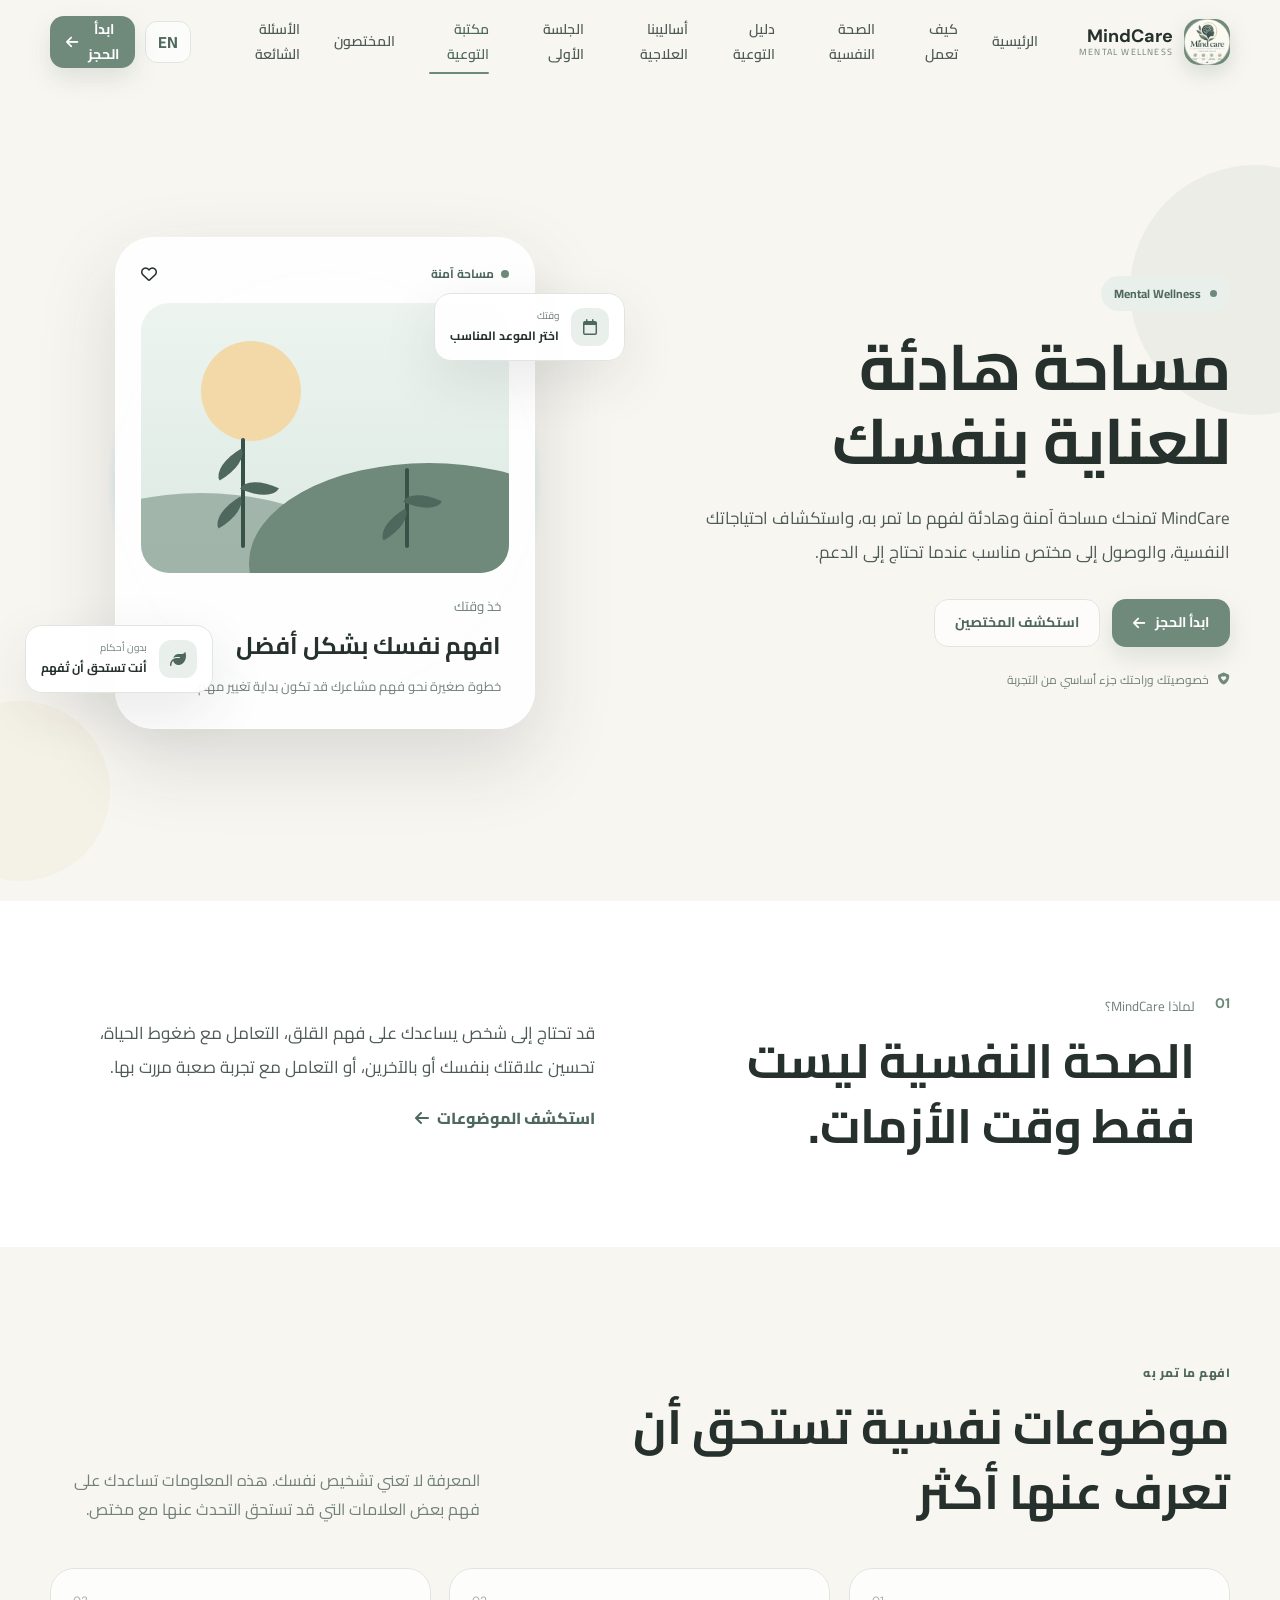
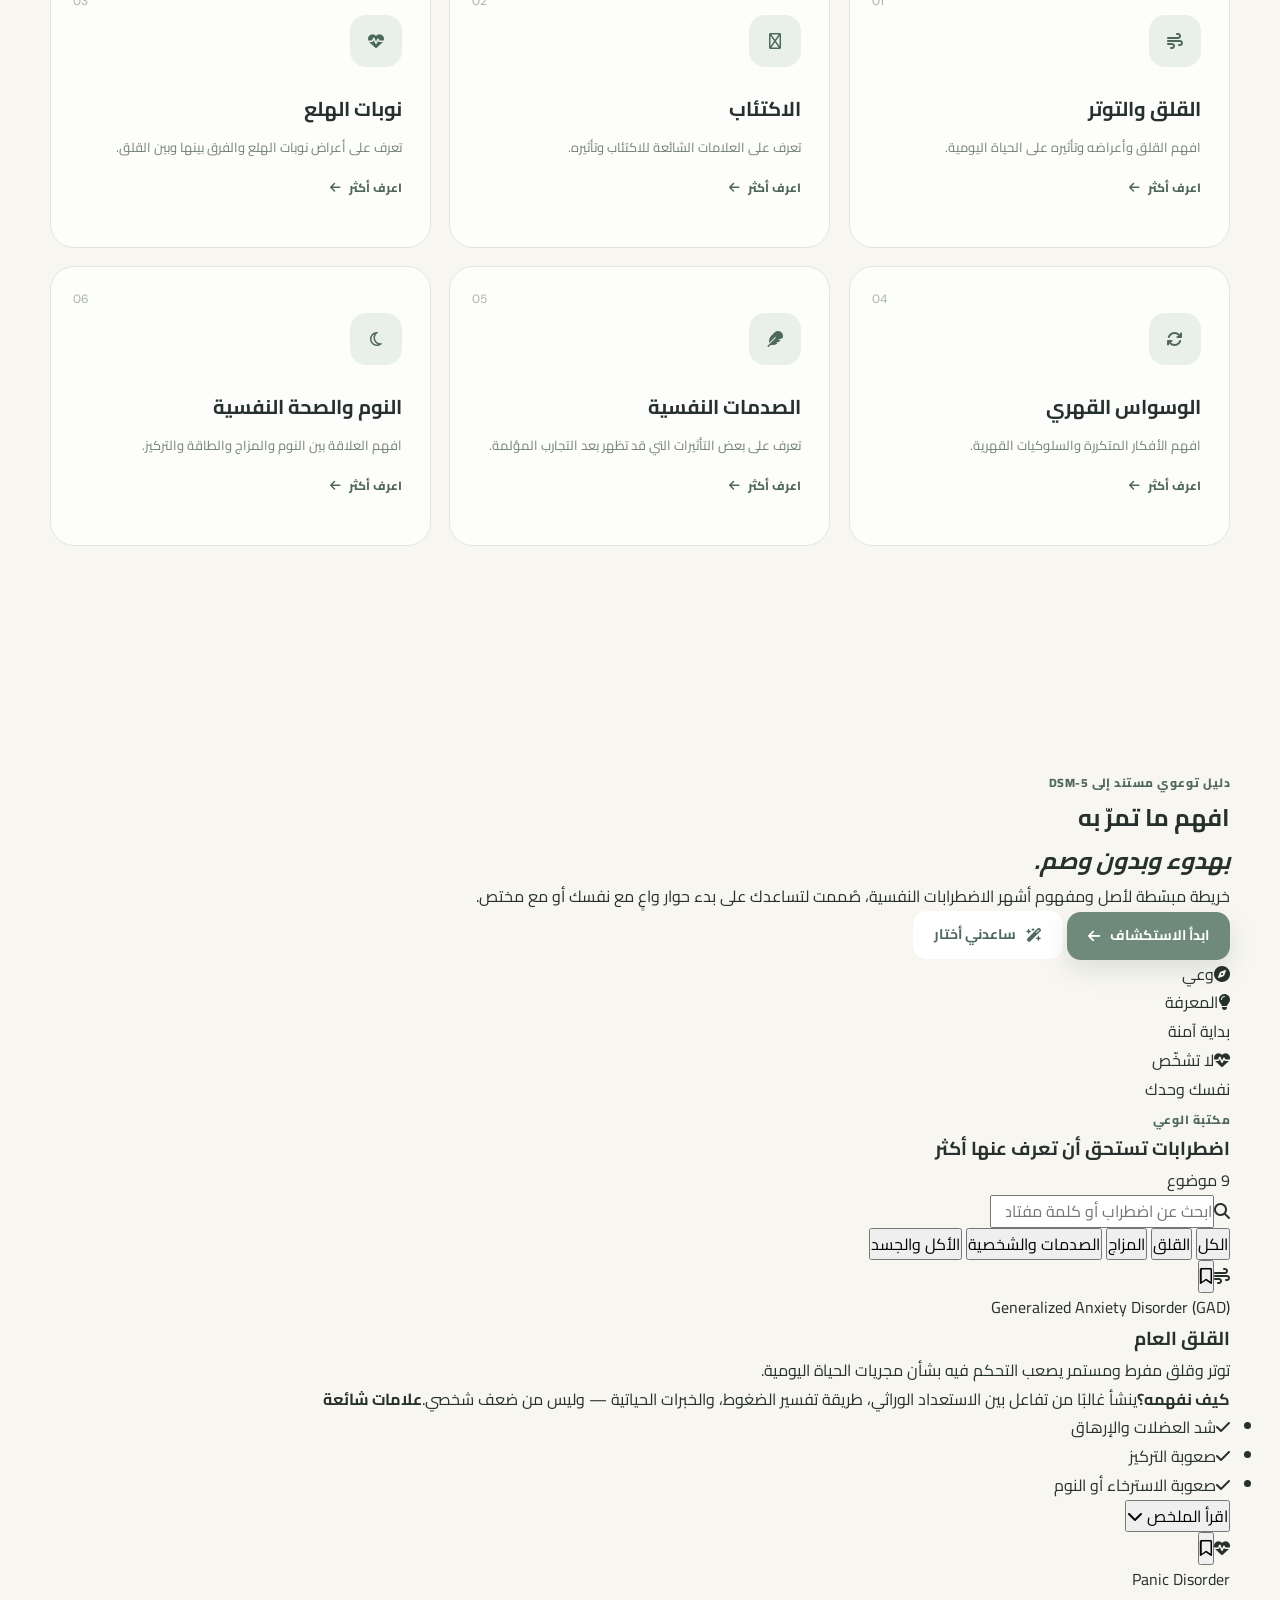
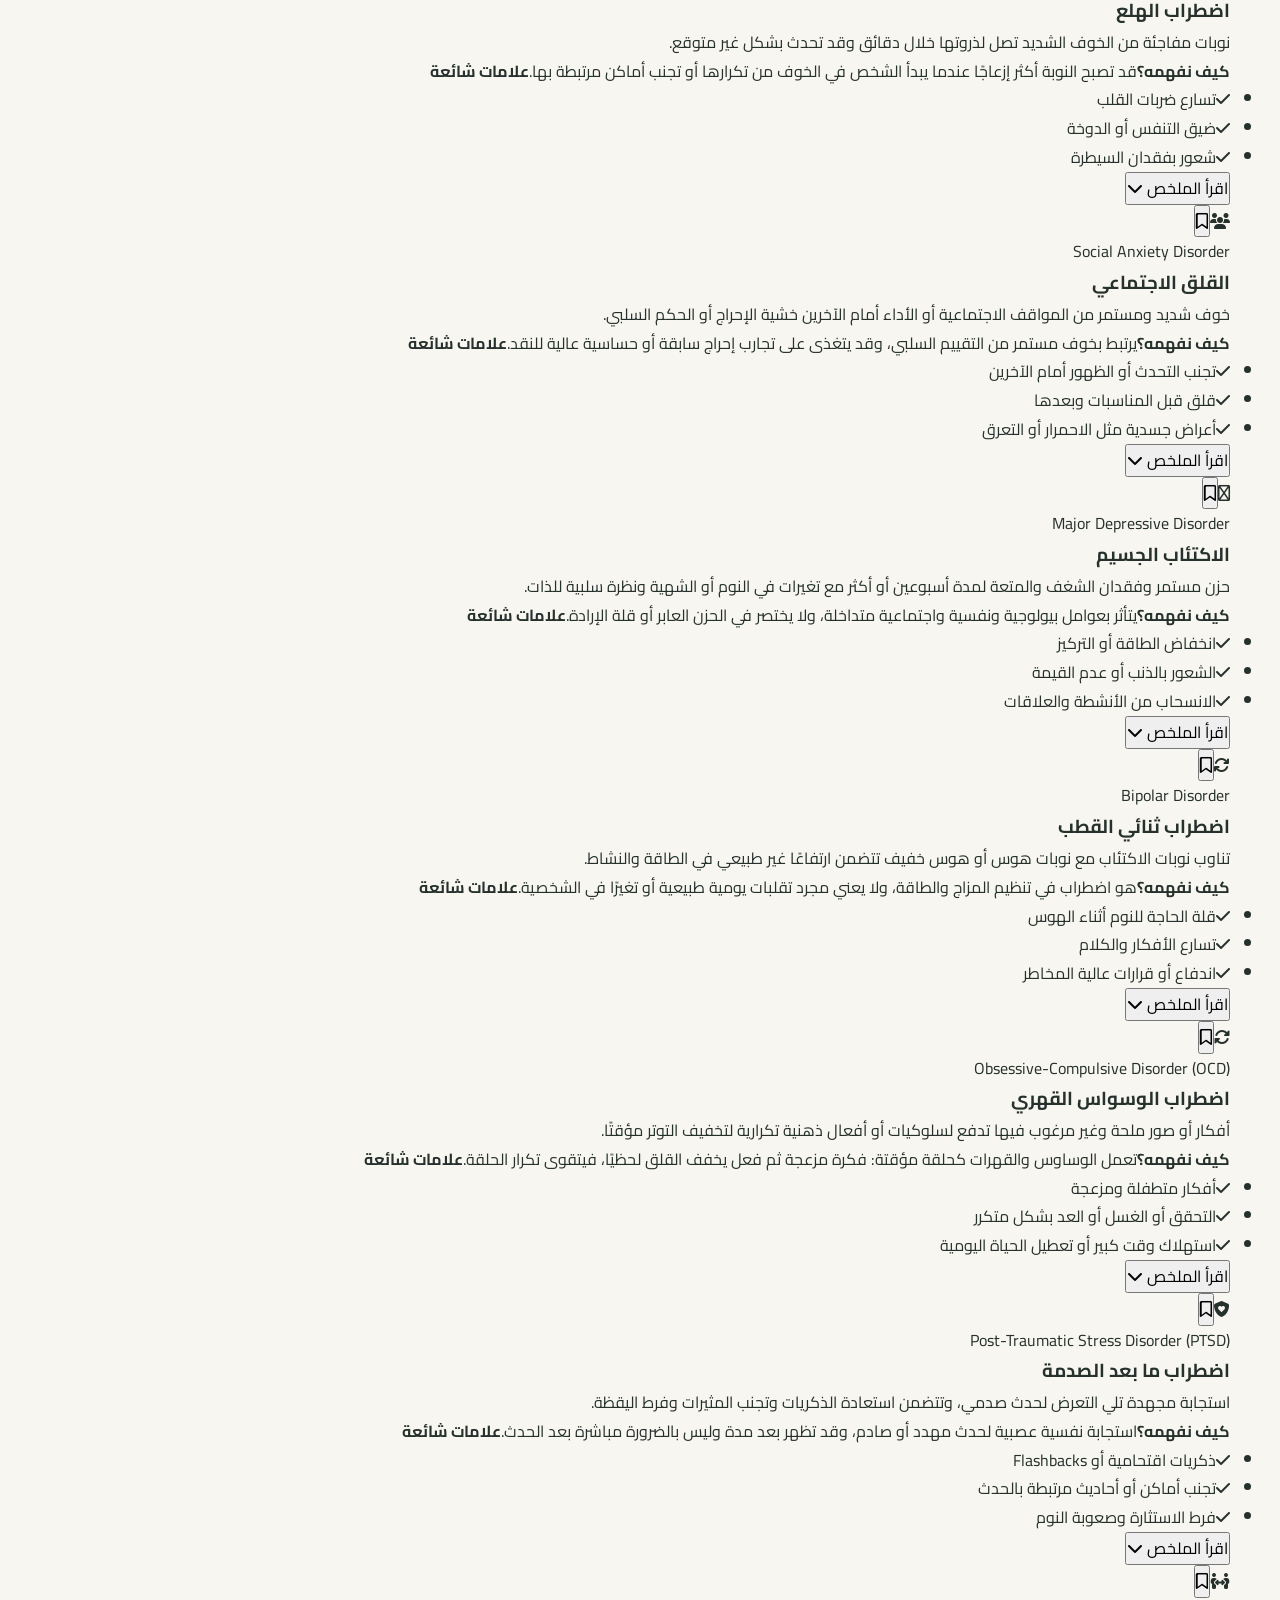
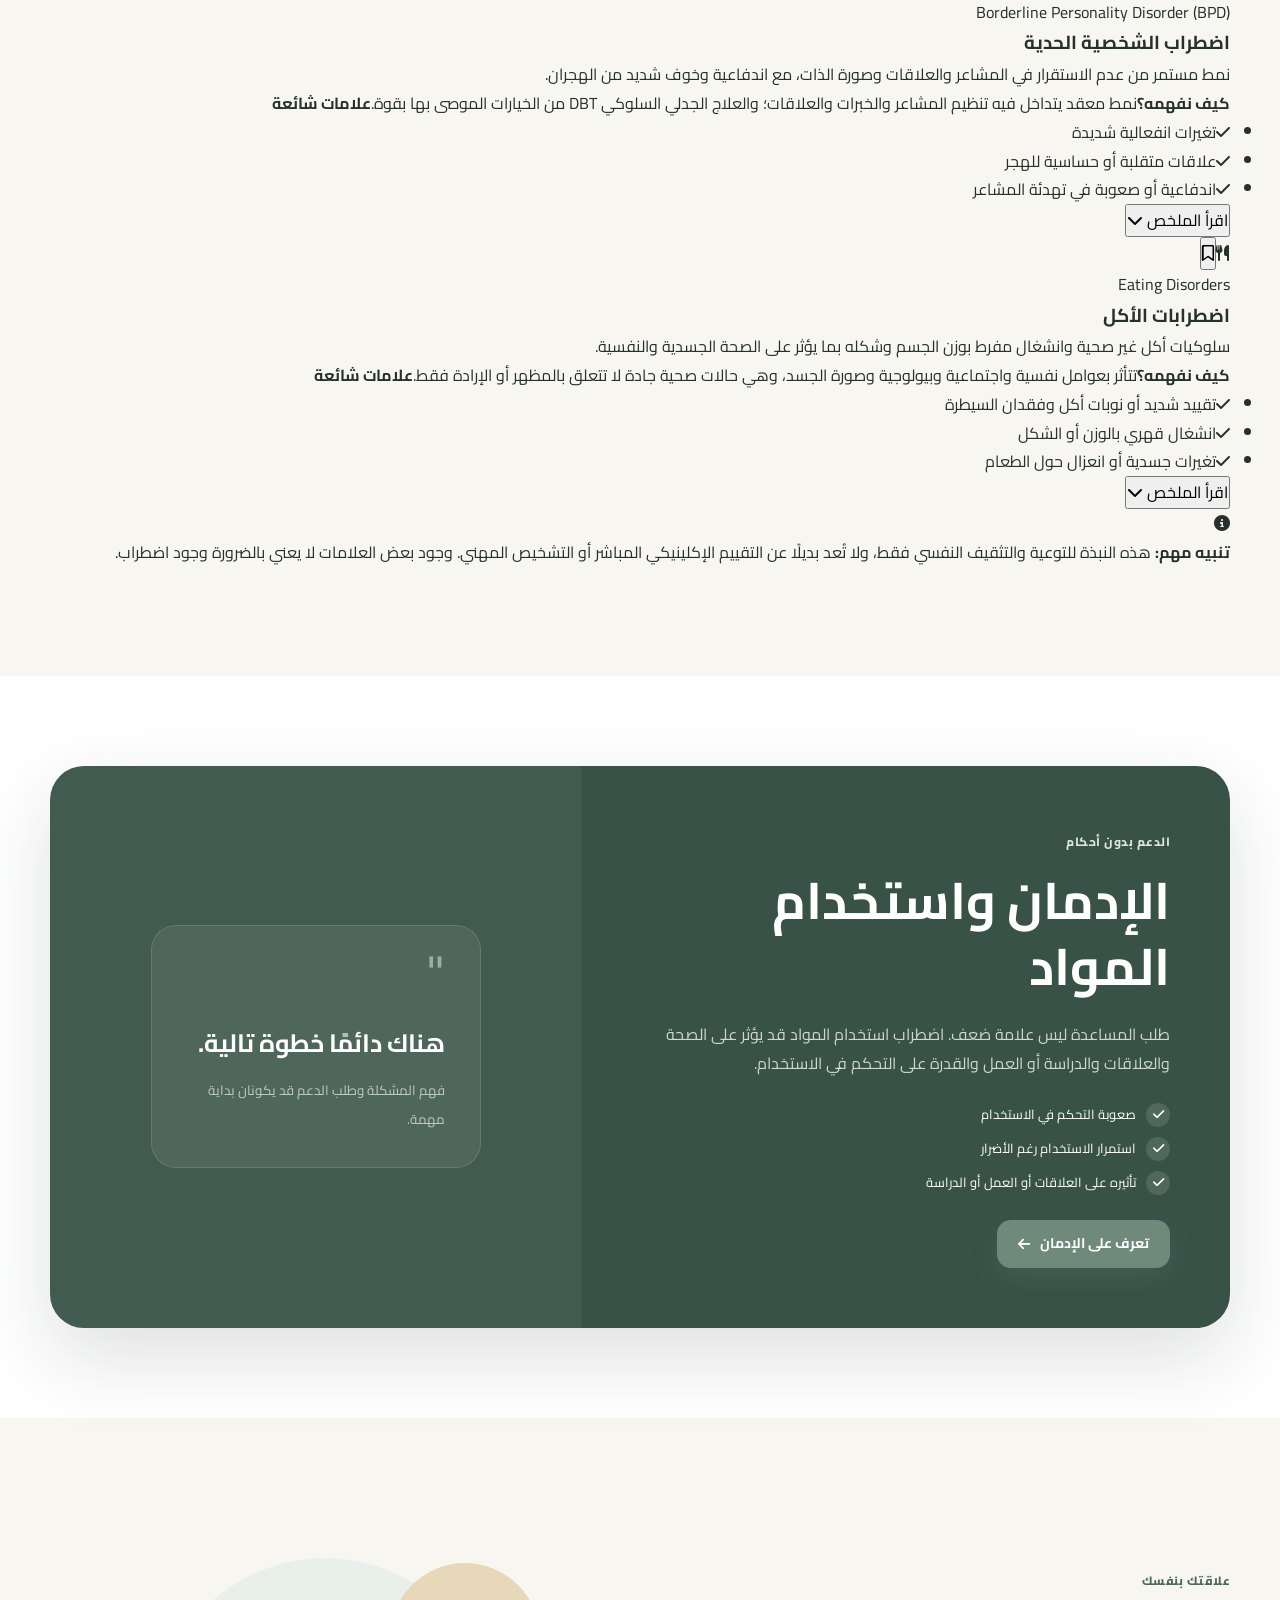
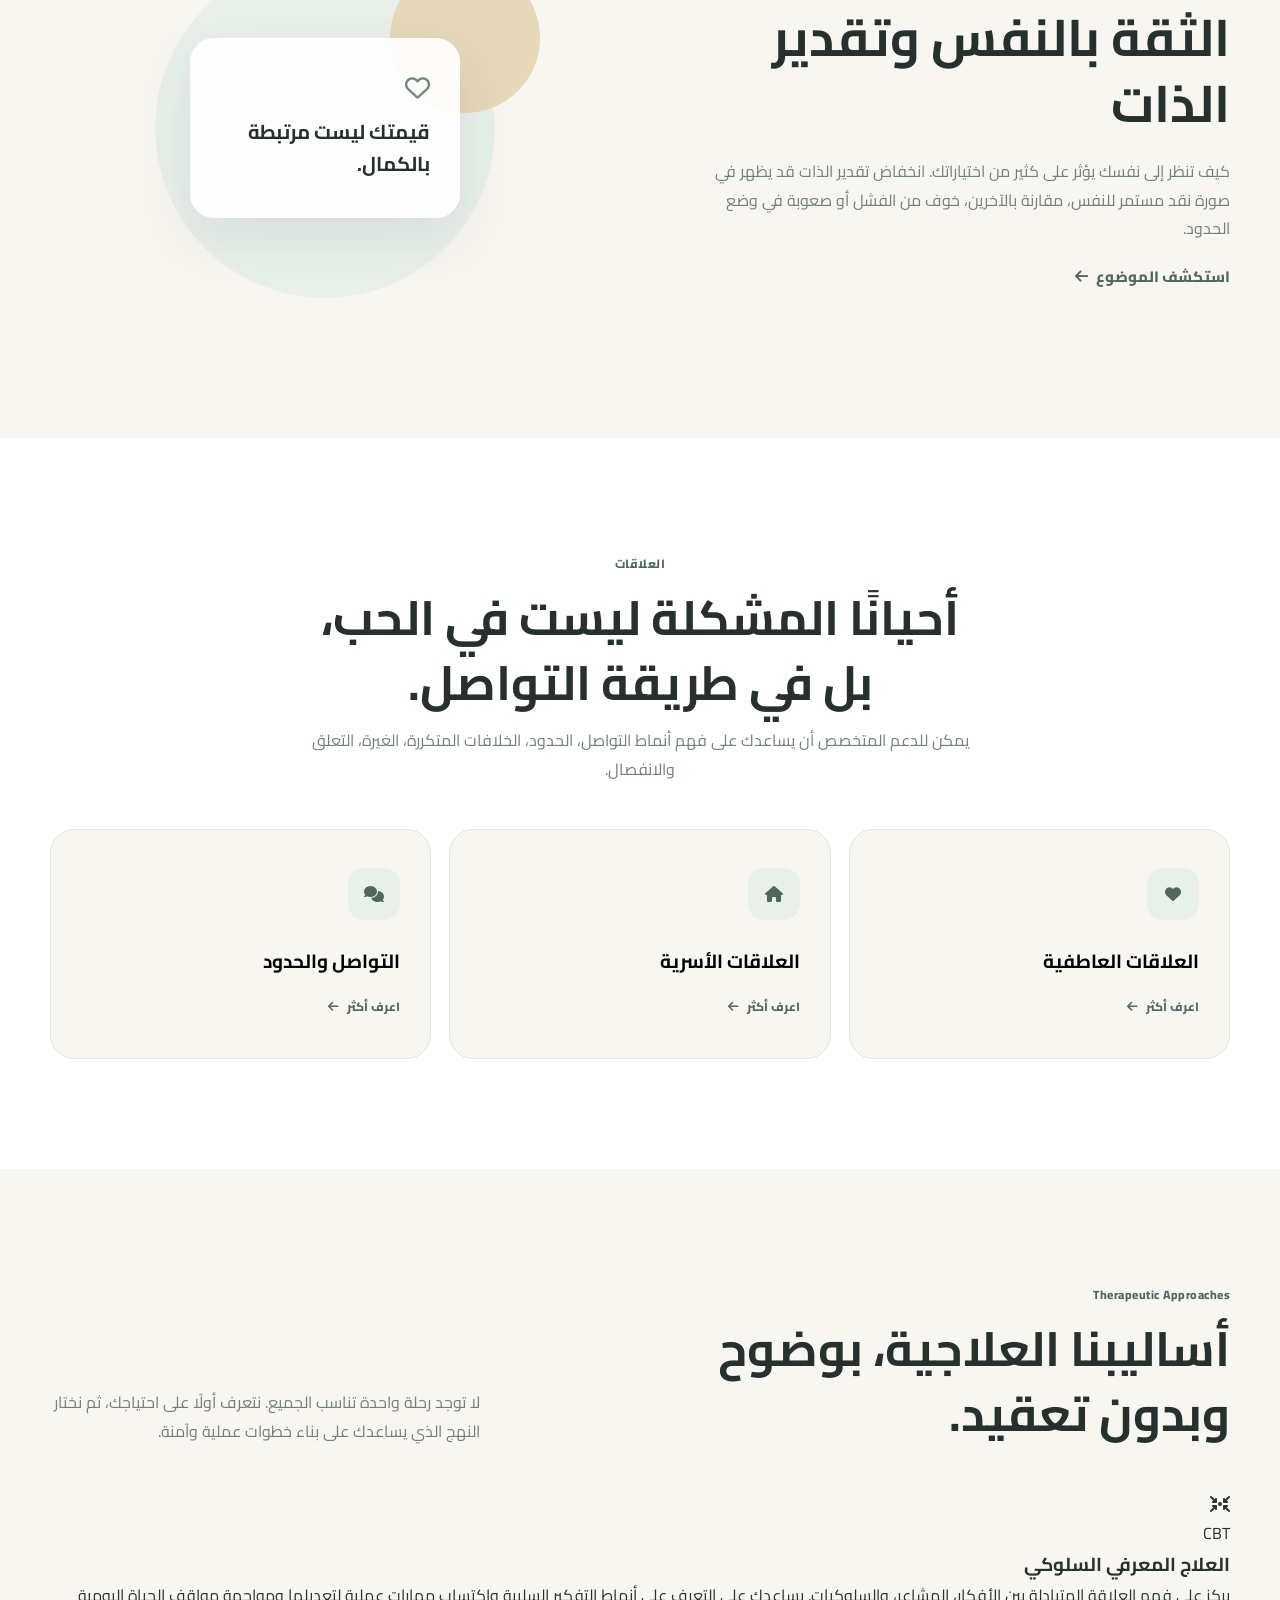
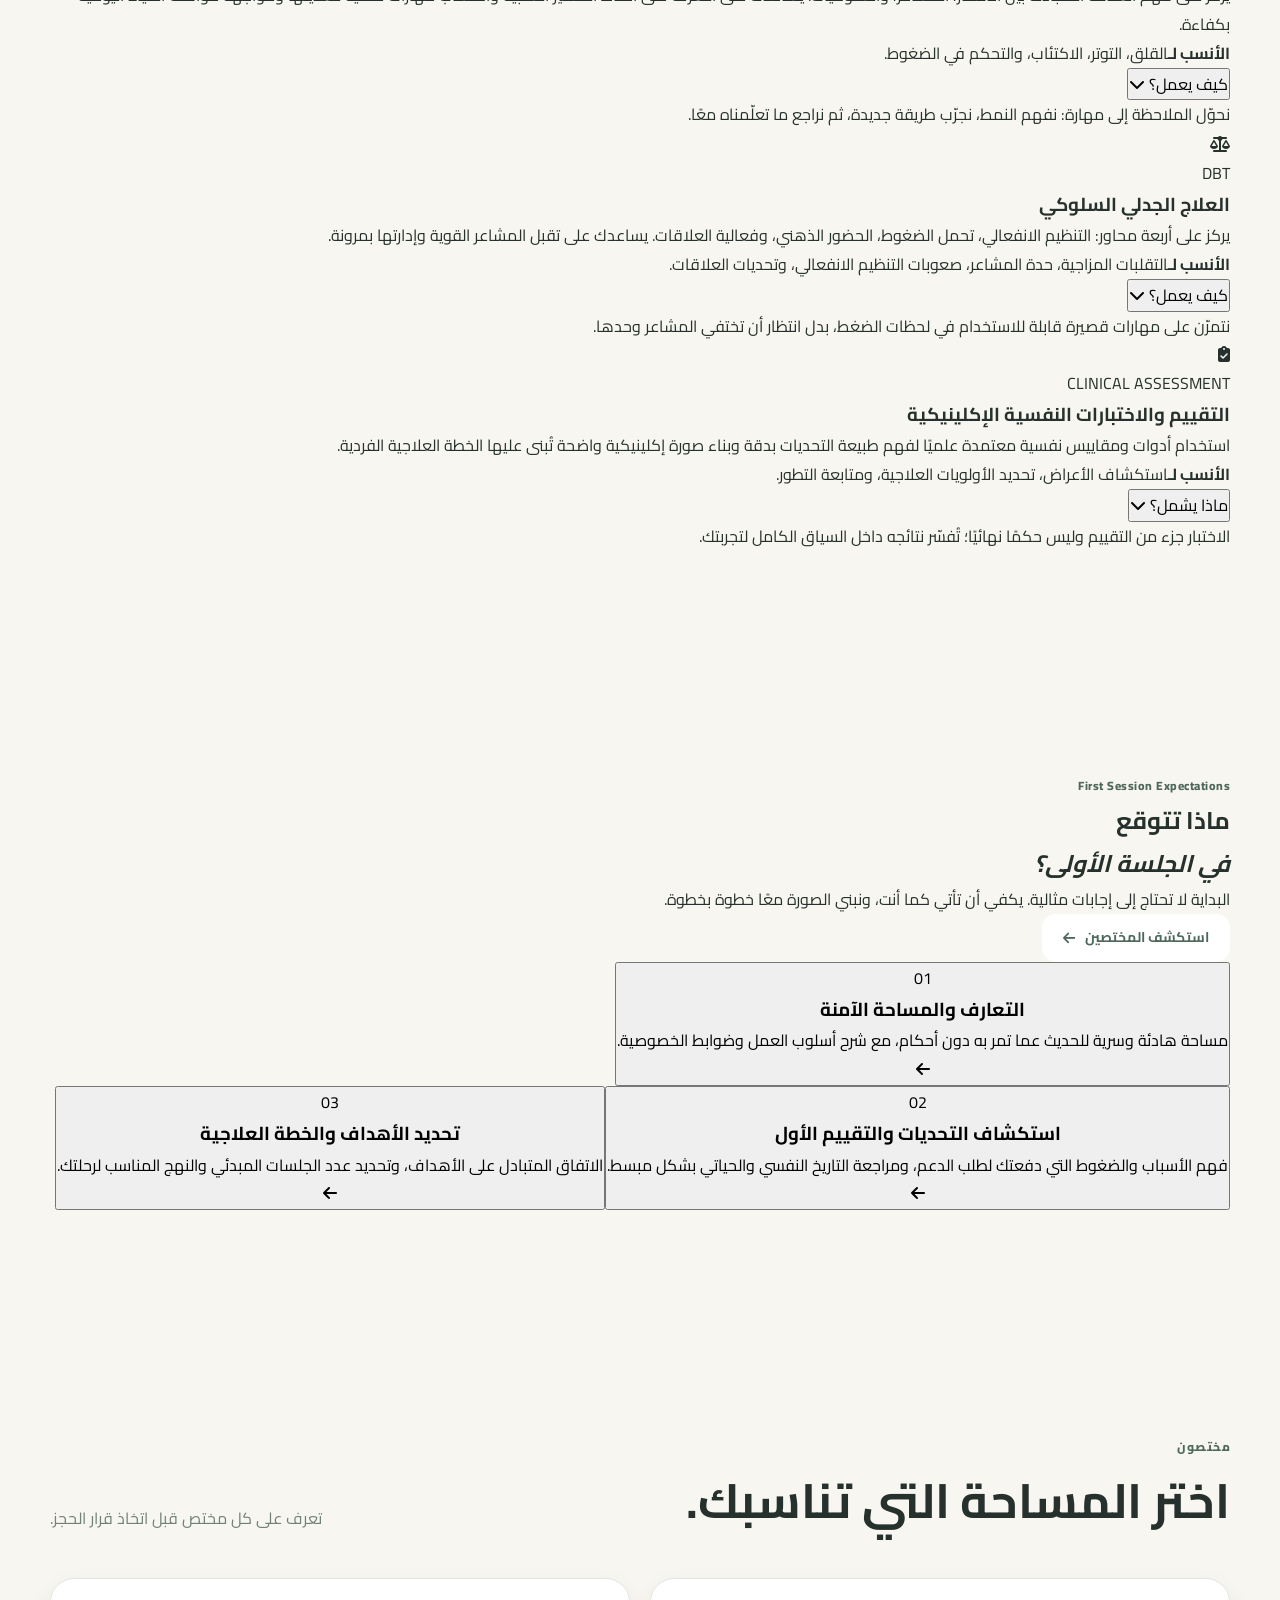
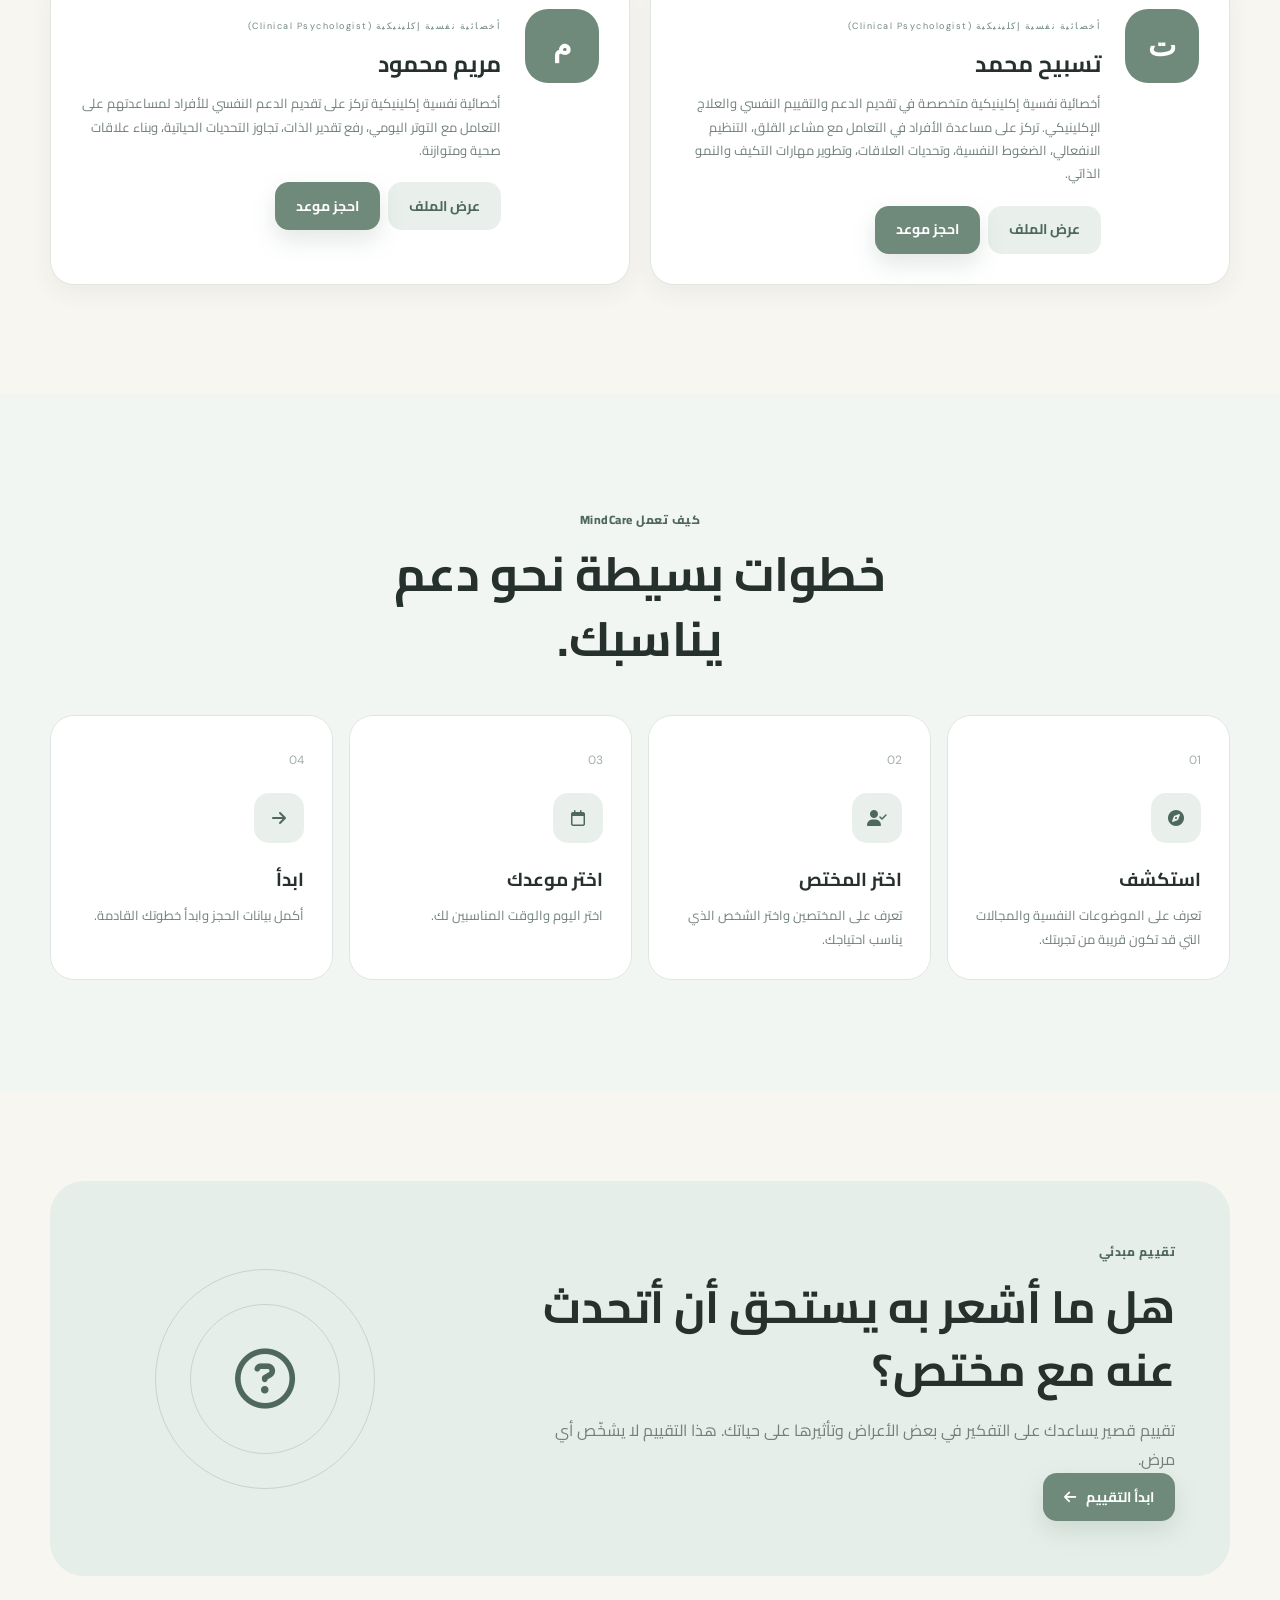
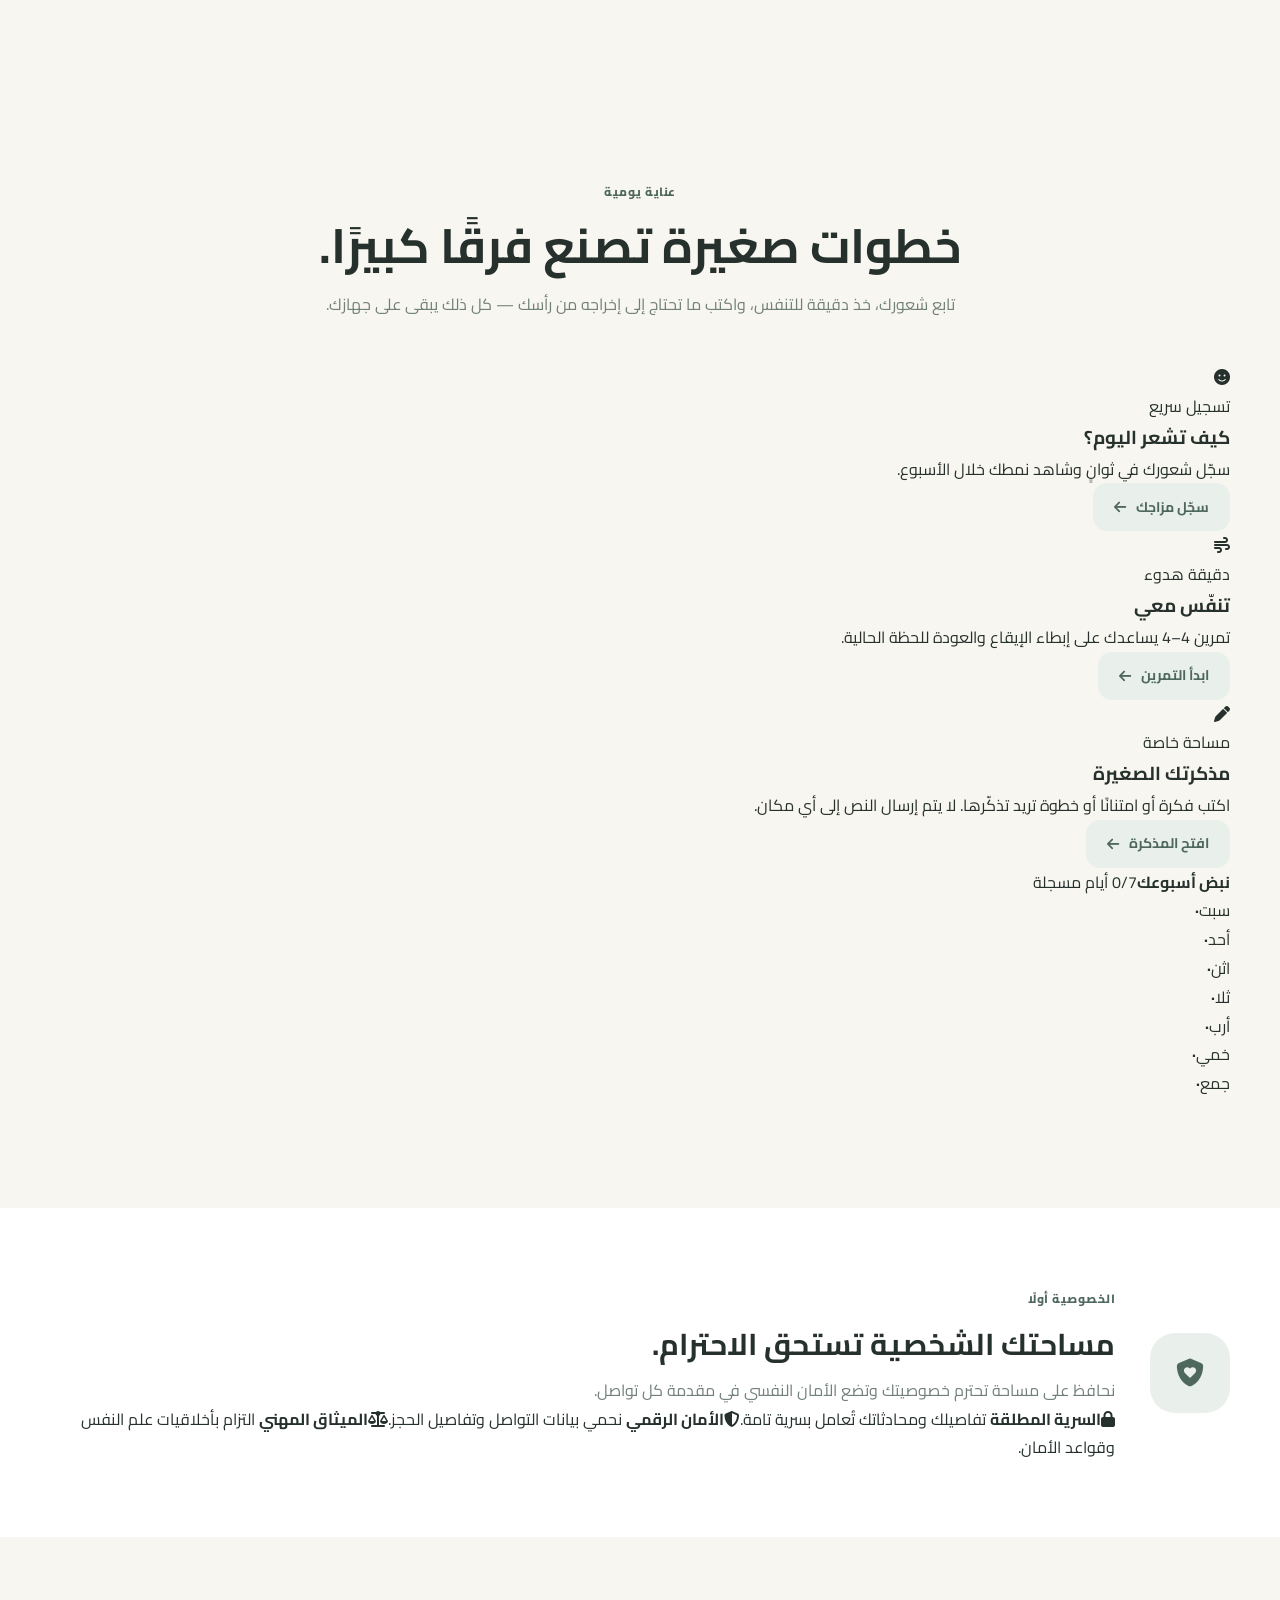
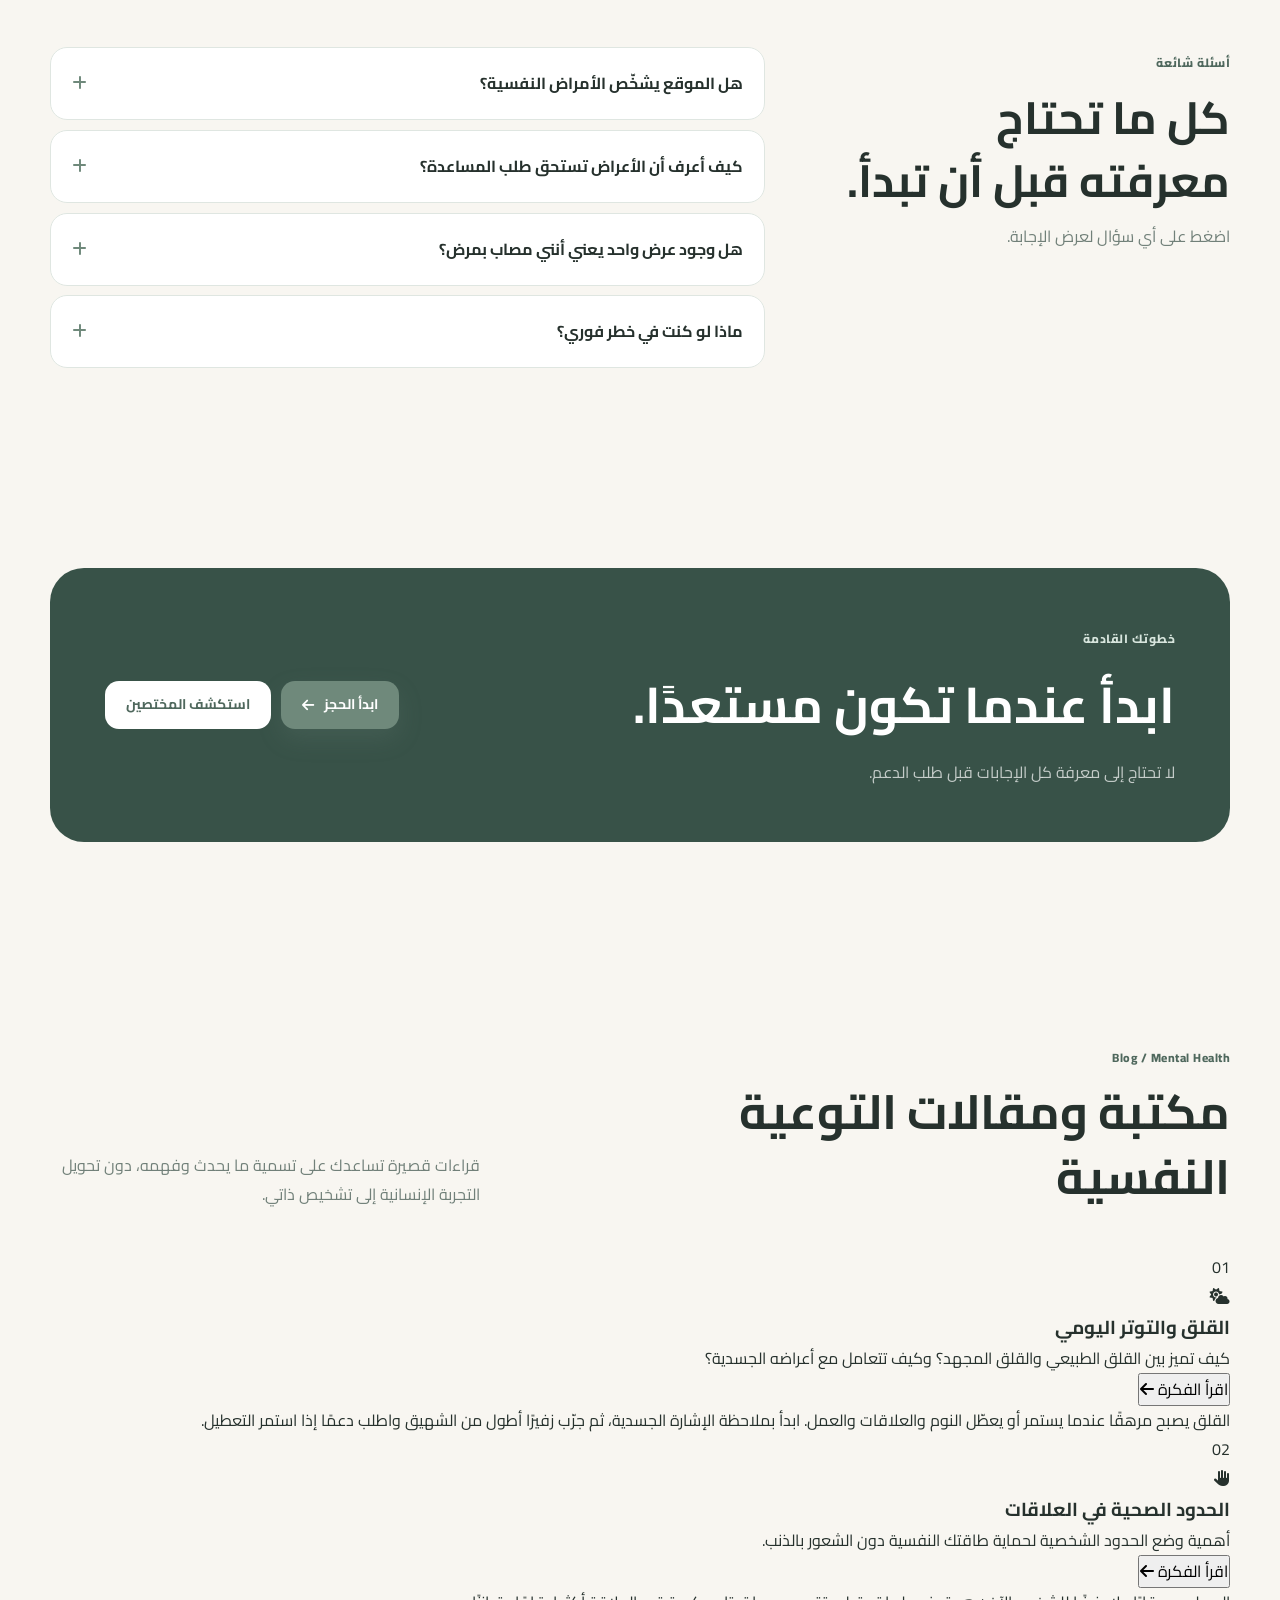
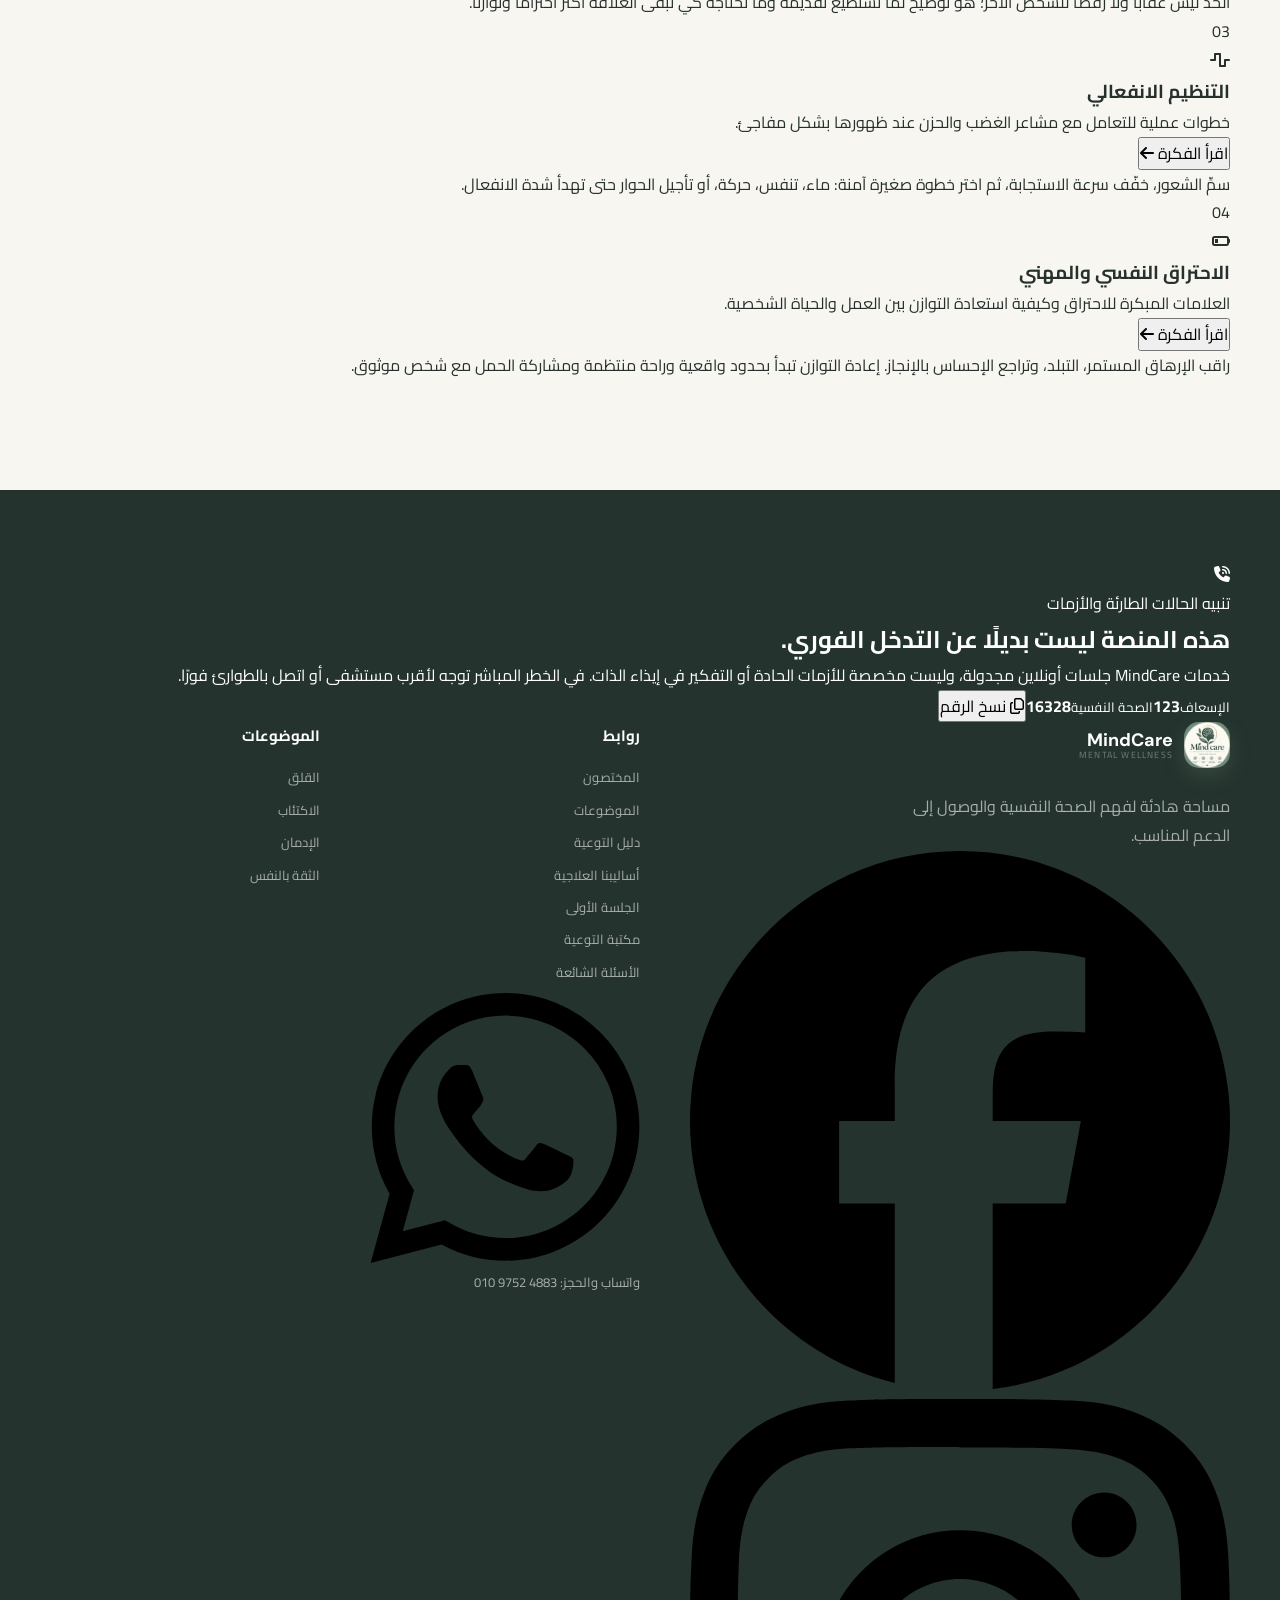
<file: index.html>
<!DOCTYPE html>
<html lang="ar" dir="rtl">

<head>
    <meta charset="UTF-8">
    <meta name="viewport" content="width=device-width, initial-scale=1.0">

    <meta name="theme-color" content="#6f897b">

    <meta name="description"
        content="MindCare Mental Wellness - مساحة هادئة لفهم الصحة النفسية والوصول إلى الدعم المناسب.">

    <title>MindCare | Mental Wellness</title>

    <link rel="preconnect" href="https://fonts.googleapis.com">
    <link rel="preconnect" href="https://fonts.gstatic.com" crossorigin>

    <link
        href="https://fonts.googleapis.com/css2?family=Cairo:wght@400;500;600;700&family=DM+Sans:wght@400;500;600;700&display=swap"
        rel="stylesheet">

    <link
        rel="stylesheet"
        href="https://cdnjs.cloudflare.com/ajax/libs/font-awesome/6.5.2/css/all.min.css">

    <link rel="icon" href="favicon-48.png?v=20261011" type="image/png" sizes="48x48">
    <link rel="icon" href="favicon.png?v=20261011" type="image/png" sizes="192x192">
    <link rel="apple-touch-icon" href="apple-touch-icon.png?v=20261011">
    <link rel="stylesheet" href="style.css?v=20261011">
</head>

<body>

    <!-- ================= HEADER ================= -->

    <header class="site-header" id="siteHeader">

        <div class="container header-inner">

            <a href="#home" class="brand" aria-label="MindCare">

                <!-- LOGO: to use your own logo see site-config.js (مكان اللوجو) -->
                    <span class="brand-mark">
                    <i class="fa-solid fa-leaf"></i>
                </span>

                <span class="brand-text">
                    <strong>MindCare</strong>
                    <small>Mental Wellness</small>
                </span>

            </a>

            <nav class="main-nav" id="mainNav">

                <a href="#home" class="nav-link active">
                    الرئيسية
                </a>

                <a href="#how-it-works" class="nav-link">
                    كيف تعمل
                </a>

                <a href="#topics" class="nav-link">
                    الصحة النفسية
                </a>
                <a href="#awareness-guide" class="nav-link">
                    دليل التوعية
                </a>
                <a href="#approaches" class="nav-link">
                    أساليبنا العلاجية
                </a>
                <a href="#first-session" class="nav-link">
                    الجلسة الأولى
                </a>
                <a href="#education-library" class="nav-link">
                    مكتبة التوعية
                </a>

                <a href="#specialists" class="nav-link">
                    المختصون
                </a>

                <a href="#faq" class="nav-link">
                    الأسئلة الشائعة
                </a>

            </nav>

            <div class="header-actions">

                <button
                    class="language-switch"
                    id="languageSwitch"
                    type="button">
                    EN
                </button>

                <button
                    class="btn btn-primary btn-small"
                    type="button"
                    data-open-booking>
                    ابدأ الحجز
                    <i class="fa-solid fa-arrow-left"></i>
                </button>

            </div>

            <button
                class="menu-toggle"
                id="menuToggle"
                type="button"
                aria-label="فتح القائمة"
                aria-expanded="false">

                <span></span>
                <span></span>
                <span></span>

            </button>

        </div>

    </header>


    <main id="home">

        <!-- ================= HERO ================= -->

        <section class="hero-section">

            <div class="hero-shape hero-shape-one"></div>
            <div class="hero-shape hero-shape-two"></div>

            <div class="container hero-grid">

                <div class="hero-content">

                    <div class="eyebrow">

                        <span class="eyebrow-dot"></span>

                        <span
                            data-ar="Mental Wellness"
                            data-en="Mental Wellness">
                            Mental Wellness
                        </span>

                    </div>

                    <h1
                        data-ar="مساحة هادئة للعناية بنفسك"
                        data-en="A calm space to care for yourself">
                        مساحة هادئة للعناية بنفسك
                    </h1>

                    <p
                        class="hero-lead"
                        data-ar="MindCare تمنحك مساحة آمنة وهادئة لفهم ما تمر به، واستكشاف احتياجاتك النفسية، والوصول إلى مختص مناسب عندما تحتاج إلى الدعم."
                        data-en="MindCare gives you a calm space to understand what you are experiencing, explore your needs, and find suitable professional support.">
                        MindCare تمنحك مساحة آمنة وهادئة لفهم ما تمر به،
                        واستكشاف احتياجاتك النفسية، والوصول إلى مختص مناسب
                        عندما تحتاج إلى الدعم.
                    </p>

                    <div class="hero-actions">

                        <button
                            class="btn btn-primary"
                            type="button"
                            data-open-booking>

                            ابدأ الحجز
                            <i class="fa-solid fa-arrow-left"></i>

                        </button>

                        <a
                            href="#specialists"
                            class="btn btn-outline">
                            استكشف المختصين
                        </a>

                    </div>

                    <div class="hero-note">

                        <i class="fa-solid fa-shield-heart"></i>

                        <span>
                            خصوصيتك وراحتك جزء أساسي من التجربة
                        </span>

                    </div>

                </div>


                <div class="hero-visual">

                    <div class="visual-backdrop"></div>

                    <div class="visual-card">

                        <div class="visual-top">

                            <span class="visual-status">
                                <span class="status-dot"></span>
                                مساحة آمنة
                            </span>

                            <i class="fa-regular fa-heart"></i>

                        </div>

                        <div class="visual-illustration">

                            <div class="sun-circle"></div>

                            <div class="hill hill-one"></div>
                            <div class="hill hill-two"></div>

                            <div class="plant plant-one">
                                <span></span>
                                <span></span>
                                <span></span>
                            </div>

                            <div class="plant plant-two">
                                <span></span>
                                <span></span>
                            </div>

                        </div>

                        <div class="visual-message">

                            <small>خذ وقتك</small>

                            <strong>
                                افهم نفسك بشكل أفضل
                            </strong>

                            <p>
                                خطوة صغيرة نحو فهم مشاعرك قد تكون بداية تغيير مهم.
                            </p>

                        </div>

                    </div>

                    <div class="floating-card floating-card-top">

                        <span class="floating-icon">
                            <i class="fa-regular fa-calendar"></i>
                        </span>

                        <div>
                            <small>وقتك</small>
                            <strong>اختر الموعد المناسب</strong>
                        </div>

                    </div>

                    <div class="floating-card floating-card-bottom">

                        <span class="floating-icon">
                            <i class="fa-solid fa-leaf"></i>
                        </span>

                        <div>
                            <small>بدون أحكام</small>
                            <strong>أنت تستحق أن تُفهم</strong>
                        </div>

                    </div>

                </div>

            </div>

        </section>


        <!-- ================= INTRO ================= -->

        <section class="intro-section">

            <div class="container intro-grid">

                <div class="section-label">

                    <span>01</span>

                    <div>

                        <small>لماذا MindCare؟</small>

                        <h2>
                            الصحة النفسية ليست فقط وقت الأزمات.
                        </h2>

                    </div>

                </div>

                <div class="intro-copy">

                    <p>
                        قد تحتاج إلى شخص يساعدك على فهم القلق،
                        التعامل مع ضغوط الحياة، تحسين علاقتك بنفسك
                        أو بالآخرين، أو التعامل مع تجربة صعبة مررت بها.
                    </p>

                    <a
                        href="#topics"
                        class="text-link">
                        استكشف الموضوعات
                        <i class="fa-solid fa-arrow-left"></i>
                    </a>

                </div>

            </div>

        </section>


        <!-- ================= TOPICS ================= -->

        <section
            class="topics-section section-padding"
            id="topics">

            <div class="container">

                <div class="section-heading">

                    <div>

                        <span class="section-kicker">
                            افهم ما تمر به
                        </span>

                        <h2>
                            موضوعات نفسية تستحق أن تعرف عنها أكثر
                        </h2>

                    </div>

                    <p>
                        المعرفة لا تعني تشخيص نفسك.
                        هذه المعلومات تساعدك على فهم بعض العلامات
                        التي قد تستحق التحدث عنها مع مختص.
                    </p>

                </div>


                <div class="topics-grid">

                    <button
                        class="topic-card"
                        data-topic="anxiety">

                        <span class="topic-number">01</span>

                        <span class="topic-icon">
                            <i class="fa-solid fa-wind"></i>
                        </span>

                        <h3>القلق والتوتر</h3>

                        <p>
                            افهم القلق وأعراضه وتأثيره على الحياة اليومية.
                        </p>

                        <span class="card-link">
                            اعرف أكثر
                            <i class="fa-solid fa-arrow-left"></i>
                        </span>

                    </button>


                    <button
                        class="topic-card"
                        data-topic="depression">

                        <span class="topic-number">02</span>

                        <span class="topic-icon">
                            <i class="fa-regular fa-cloud"></i>
                        </span>

                        <h3>الاكتئاب</h3>

                        <p>
                            تعرف على العلامات الشائعة للاكتئاب وتأثيره.
                        </p>

                        <span class="card-link">
                            اعرف أكثر
                            <i class="fa-solid fa-arrow-left"></i>
                        </span>

                    </button>


                    <button
                        class="topic-card"
                        data-topic="panic">

                        <span class="topic-number">03</span>

                        <span class="topic-icon">
                            <i class="fa-solid fa-heart-pulse"></i>
                        </span>

                        <h3>نوبات الهلع</h3>

                        <p>
                            تعرف على أعراض نوبات الهلع والفرق بينها وبين القلق.
                        </p>

                        <span class="card-link">
                            اعرف أكثر
                            <i class="fa-solid fa-arrow-left"></i>
                        </span>

                    </button>


                    <button
                        class="topic-card"
                        data-topic="ocd">

                        <span class="topic-number">04</span>

                        <span class="topic-icon">
                            <i class="fa-solid fa-arrows-rotate"></i>
                        </span>

                        <h3>الوسواس القهري</h3>

                        <p>
                            افهم الأفكار المتكررة والسلوكيات القهرية.
                        </p>

                        <span class="card-link">
                            اعرف أكثر
                            <i class="fa-solid fa-arrow-left"></i>
                        </span>

                    </button>


                    <button
                        class="topic-card"
                        data-topic="trauma">

                        <span class="topic-number">05</span>

                        <span class="topic-icon">
                            <i class="fa-solid fa-feather"></i>
                        </span>

                        <h3>الصدمات النفسية</h3>

                        <p>
                            تعرف على بعض التأثيرات التي قد تظهر بعد التجارب المؤلمة.
                        </p>

                        <span class="card-link">
                            اعرف أكثر
                            <i class="fa-solid fa-arrow-left"></i>
                        </span>

                    </button>


                    <button
                        class="topic-card"
                        data-topic="sleep">

                        <span class="topic-number">06</span>

                        <span class="topic-icon">
                            <i class="fa-regular fa-moon"></i>
                        </span>

                        <h3>النوم والصحة النفسية</h3>

                        <p>
                            افهم العلاقة بين النوم والمزاج والطاقة والتركيز.
                        </p>

                        <span class="card-link">
                            اعرف أكثر
                            <i class="fa-solid fa-arrow-left"></i>
                        </span>

                    </button>

                </div>

            </div>

        </section>


        <!-- ================= AWARENESS GUIDE ================= -->
        <section class="awareness-section section-padding" id="awareness-guide">
            <div class="container">
                <div class="awareness-hero">
                    <div class="awareness-hero-copy">
                        <span class="section-kicker">دليل توعوي مستند إلى DSM-5</span>
                        <h2>افهم ما تمرّ به<br><em>بهدوء وبدون وصم.</em></h2>
                        <p>خريطة مبسّطة لأصل ومفهوم أشهر الاضطرابات النفسية، صُممت لتساعدك على بدء حوار واعٍ مع نفسك أو مع مختص.</p>
                        <div class="awareness-hero-actions">
                            <a class="btn btn-primary" href="#guide-library">ابدأ الاستكشاف <i class="fa-solid fa-arrow-left"></i></a>
                            <button class="btn btn-light" id="openGuidePath" type="button"><i class="fa-solid fa-wand-magic-sparkles"></i> ساعدني أختار</button>
                        </div>
                    </div>
                    <div class="awareness-hero-visual" aria-hidden="true">
                        <div class="orbit orbit-one"></div><div class="orbit orbit-two"></div>
                        <div class="awareness-compass"><i class="fa-solid fa-compass"></i><span>وعي</span></div>
                        <div class="floating-insight insight-one"><i class="fa-solid fa-lightbulb"></i><span>المعرفة<br>بداية آمنة</span></div>
                        <div class="floating-insight insight-two"><i class="fa-solid fa-heart-pulse"></i><span>لا تشخّص<br>نفسك وحدك</span></div>
                    </div>
                </div>
                <div class="guide-path" id="guidePath" hidden>
                    <div><span class="section-kicker">مسار سريع</span><h3>ما الذي تريد فهمه أكثر؟</h3><p>اختر اهتمامك وسنرتّب لك البطاقات المناسبة تلقائيًا.</p></div>
                    <div class="guide-path-options">
                        <button type="button" data-guide-path="anxiety"><i class="fa-solid fa-cloud"></i> القلق والخوف</button>
                        <button type="button" data-guide-path="mood"><i class="fa-solid fa-wave-square"></i> المزاج والطاقة</button>
                        <button type="button" data-guide-path="trauma"><i class="fa-solid fa-shield-heart"></i> الصدمات والعلاقات</button>
                        <button type="button" data-guide-path="body"><i class="fa-solid fa-utensils"></i> علاقتي بجسدي</button>
                    </div>
                </div>
                <div class="guide-library" id="guide-library">
                    <div class="guide-library-head">
                        <div><span class="section-kicker">مكتبة الوعي</span><h3>اضطرابات تستحق أن تعرف عنها أكثر</h3></div>
                        <span class="guide-count" id="guideCount">0 موضوع</span>
                    </div>
                    <div class="guide-controls">
                        <label class="guide-search"><i class="fa-solid fa-magnifying-glass"></i><input id="guideSearch" type="search" placeholder="ابحث عن اضطراب أو كلمة مفتاحية..." aria-label="البحث في دليل الاضطرابات"></label>
                        <div class="guide-filters" role="tablist" aria-label="تصنيف الاضطرابات">
                            <button class="active" type="button" data-guide-filter="all">الكل</button>
                            <button type="button" data-guide-filter="anxiety">القلق</button>
                            <button type="button" data-guide-filter="mood">المزاج</button>
                            <button type="button" data-guide-filter="trauma">الصدمات والشخصية</button>
                            <button type="button" data-guide-filter="body">الأكل والجسد</button>
                        </div>
                    </div>
                    <div class="guide-grid" id="guideGrid"></div>
                    <div class="guide-empty" id="guideEmpty" hidden><i class="fa-solid fa-seedling"></i><h3>لم نعثر على تطابق</h3><p>جرّب كلمة أخرى أو استعرض كل الموضوعات.</p><button class="btn btn-soft" id="resetGuide" type="button">عرض الكل</button></div>
                </div>
                <div class="guide-disclaimer"><i class="fa-solid fa-circle-info"></i><p><strong>تنبيه مهم:</strong> هذه النبذة للتوعية والتثقيف النفسي فقط، ولا تُعد بديلًا عن التقييم الإكلينيكي المباشر أو التشخيص المهني. وجود بعض العلامات لا يعني بالضرورة وجود اضطراب.</p></div>
            </div>
        </section>
        <!-- ================= ADDICTION ================= -->

        <section class="feature-section">

            <div class="container">

                <div class="feature-card">

                    <div class="feature-content">

                        <span class="section-kicker">
                            الدعم بدون أحكام
                        </span>

                        <h2>
                            الإدمان واستخدام المواد
                        </h2>

                        <p>
                            طلب المساعدة ليس علامة ضعف.
                            اضطراب استخدام المواد قد يؤثر على الصحة
                            والعلاقات والدراسة أو العمل والقدرة على التحكم في الاستخدام.
                        </p>

                        <ul class="feature-list">

                            <li>
                                <i class="fa-solid fa-check"></i>
                                صعوبة التحكم في الاستخدام
                            </li>

                            <li>
                                <i class="fa-solid fa-check"></i>
                                استمرار الاستخدام رغم الأضرار
                            </li>

                            <li>
                                <i class="fa-solid fa-check"></i>
                                تأثيره على العلاقات أو العمل أو الدراسة
                            </li>

                        </ul>

                        <button
                            class="btn btn-primary"
                            type="button"
                            data-topic="addiction">

                            تعرف على الإدمان
                            <i class="fa-solid fa-arrow-left"></i>

                        </button>

                    </div>

                    <div class="feature-visual">

                        <div class="quote-card">

                            <span class="quote-mark">"</span>

                            <p>
                                هناك دائمًا خطوة تالية.
                            </p>

                            <small>
                                فهم المشكلة وطلب الدعم قد يكونان بداية مهمة.
                            </small>

                        </div>

                    </div>

                </div>

            </div>

        </section>


        <!-- ================= SELF ESTEEM ================= -->

        <section class="split-section">

            <div class="container split-grid">

                <div class="split-copy">

                    <span class="section-kicker">
                        علاقتك بنفسك
                    </span>

                    <h2>
                        الثقة بالنفس وتقدير الذات
                    </h2>

                    <p>
                        كيف تنظر إلى نفسك يؤثر على كثير من اختياراتك.
                        انخفاض تقدير الذات قد يظهر في صورة نقد مستمر للنفس،
                        مقارنة بالآخرين، خوف من الفشل أو صعوبة في وضع الحدود.
                    </p>

                    <button
                        class="text-link large-link"
                        data-topic="self-esteem">

                        استكشف الموضوع
                        <i class="fa-solid fa-arrow-left"></i>

                    </button>

                </div>

                <div class="self-esteem-art">

                    <div class="art-circle circle-large"></div>
                    <div class="art-circle circle-small"></div>

                    <div class="art-card">

                        <i class="fa-regular fa-heart"></i>

                        <strong>
                            قيمتك ليست مرتبطة بالكمال.
                        </strong>

                    </div>

                </div>

            </div>

        </section>


        <!-- ================= RELATIONSHIPS ================= -->

        <section class="relationships-section section-padding">

            <div class="container">

                <div class="section-heading centered-heading">

                    <span class="section-kicker">
                        العلاقات
                    </span>

                    <h2>
                        أحيانًا المشكلة ليست في الحب، بل في طريقة التواصل.
                    </h2>

                    <p>
                        يمكن للدعم المتخصص أن يساعدك على فهم أنماط التواصل،
                        الحدود، الخلافات المتكررة، الغيرة، التعلق والانفصال.
                    </p>

                </div>


                <div class="relationship-grid">

                    <button
                        class="relationship-card"
                        data-topic="relationships">

                        <span class="relationship-icon">
                            <i class="fa-solid fa-heart"></i>
                        </span>

                        <h3>العلاقات العاطفية</h3>

                        <span class="card-link">
                            اعرف أكثر
                            <i class="fa-solid fa-arrow-left"></i>
                        </span>

                    </button>


                    <button
                        class="relationship-card"
                        data-topic="family">

                        <span class="relationship-icon">
                            <i class="fa-solid fa-house"></i>
                        </span>

                        <h3>العلاقات الأسرية</h3>

                        <span class="card-link">
                            اعرف أكثر
                            <i class="fa-solid fa-arrow-left"></i>
                        </span>

                    </button>


                    <button
                        class="relationship-card"
                        data-topic="communication">

                        <span class="relationship-icon">
                            <i class="fa-solid fa-comments"></i>
                        </span>

                        <h3>التواصل والحدود</h3>

                        <span class="card-link">
                            اعرف أكثر
                            <i class="fa-solid fa-arrow-left"></i>
                        </span>

                    </button>

                </div>

            </div>

        </section>


        <!-- ================= THERAPEUTIC APPROACHES ================= -->
        <section class="approaches-section section-padding" id="approaches">
            <div class="container">
                <div class="section-heading trust-heading"><div><span class="section-kicker">Therapeutic Approaches</span><h2>أساليبنا العلاجية، بوضوح وبدون تعقيد.</h2></div><p>لا توجد رحلة واحدة تناسب الجميع. نتعرف أولًا على احتياجك، ثم نختار النهج الذي يساعدك على بناء خطوات عملية وآمنة.</p></div>
                <div class="approaches-grid">
                    <article class="approach-card is-featured"><div class="approach-icon"><i class="fa-solid fa-arrows-to-circle"></i></div><span class="approach-tag">CBT</span><h3>العلاج المعرفي السلوكي</h3><p>يركز على فهم العلاقة المتبادلة بين الأفكار، المشاعر، والسلوكيات. يساعدك على التعرف على أنماط التفكير السلبية واكتساب مهارات عملية لتعديلها ومواجهة مواقف الحياة اليومية بكفاءة.</p><div class="approach-best"><strong>الأنسب لـ</strong><span>القلق، التوتر، الاكتئاب، والتحكم في الضغوط.</span></div><button class="approach-toggle" type="button" data-approach="cbt">كيف يعمل؟ <i class="fa-solid fa-chevron-down"></i></button><div class="approach-more">نحوّل الملاحظة إلى مهارة: نفهم النمط، نجرّب طريقة جديدة، ثم نراجع ما تعلّمناه معًا.</div></article>
                    <article class="approach-card"><div class="approach-icon"><i class="fa-solid fa-scale-balanced"></i></div><span class="approach-tag">DBT</span><h3>العلاج الجدلي السلوكي</h3><p>يركز على أربعة محاور: التنظيم الانفعالي، تحمل الضغوط، الحضور الذهني، وفعالية العلاقات. يساعدك على تقبل المشاعر القوية وإدارتها بمرونة.</p><div class="approach-best"><strong>الأنسب لـ</strong><span>التقلبات المزاجية، حدة المشاعر، صعوبات التنظيم الانفعالي، وتحديات العلاقات.</span></div><button class="approach-toggle" type="button" data-approach="dbt">كيف يعمل؟ <i class="fa-solid fa-chevron-down"></i></button><div class="approach-more">نتمرّن على مهارات قصيرة قابلة للاستخدام في لحظات الضغط، بدل انتظار أن تختفي المشاعر وحدها.</div></article>
                    <article class="approach-card"><div class="approach-icon"><i class="fa-solid fa-clipboard-check"></i></div><span class="approach-tag">CLINICAL ASSESSMENT</span><h3>التقييم والاختبارات النفسية الإكلينيكية</h3><p>استخدام أدوات ومقاييس نفسية معتمدة علميًا لفهم طبيعة التحديات بدقة وبناء صورة إكلينيكية واضحة تُبنى عليها الخطة العلاجية الفردية.</p><div class="approach-best"><strong>الأنسب لـ</strong><span>استكشاف الأعراض، تحديد الأولويات العلاجية، ومتابعة التطور.</span></div><button class="approach-toggle" type="button" data-approach="assessment">ماذا يشمل؟ <i class="fa-solid fa-chevron-down"></i></button><div class="approach-more">الاختبار جزء من التقييم وليس حكمًا نهائيًا؛ تُفسّر نتائجه داخل السياق الكامل لتجربتك.</div></article>
                </div>
            </div>
        </section>
        <!-- ================= FIRST SESSION ================= -->
        <section class="first-session-section section-padding" id="first-session"><div class="container"><div class="session-shell"><div class="session-intro"><span class="section-kicker">First Session Expectations</span><h2>ماذا تتوقع<br><em>في الجلسة الأولى؟</em></h2><p>البداية لا تحتاج إلى إجابات مثالية. يكفي أن تأتي كما أنت، ونبني الصورة معًا خطوة بخطوة.</p><a class="btn btn-light" href="#specialists">استكشف المختصين <i class="fa-solid fa-arrow-left"></i></a></div><div class="session-steps"><button class="session-step is-active" type="button" data-session-step="0"><span>01</span><div><h3>التعارف والمساحة الآمنة</h3><p>مساحة هادئة وسرية للحديث عما تمر به دون أحكام، مع شرح أسلوب العمل وضوابط الخصوصية.</p></div><i class="fa-solid fa-arrow-left"></i></button><button class="session-step" type="button" data-session-step="1"><span>02</span><div><h3>استكشاف التحديات والتقييم الأول</h3><p>فهم الأسباب والضغوط التي دفعتك لطلب الدعم، ومراجعة التاريخ النفسي والحياتي بشكل مبسط.</p></div><i class="fa-solid fa-arrow-left"></i></button><button class="session-step" type="button" data-session-step="2"><span>03</span><div><h3>تحديد الأهداف والخطة العلاجية</h3><p>الاتفاق المتبادل على الأهداف، وتحديد عدد الجلسات المبدئي والنهج المناسب لرحلتك.</p></div><i class="fa-solid fa-arrow-left"></i></button></div></div></div></section>
        <!-- ================= SPECIALISTS ================= -->

        <section
            class="specialists-section section-padding"
            id="specialists">

            <div class="container">

                <div class="section-heading">

                    <div>

                        <span class="section-kicker">
                            مختصون
                        </span>

                        <h2>
                            اختر المساحة التي تناسبك.
                        </h2>

                    </div>

                    <p>
                        تعرف على كل مختص قبل اتخاذ قرار الحجز.
                    </p>

                </div>


                <div class="specialists-grid">
                    <article class="specialist-card" data-specialist="tasbeh">
                        <div class="specialist-avatar">ت</div>
                        <div class="specialist-content">
                            <span class="specialist-label">أخصائية نفسية إكلينيكية (Clinical Psychologist)</span>
                            <h3>تسبيح محمد</h3>
                            <p>أخصائية نفسية إكلينيكية متخصصة في تقديم الدعم والتقييم النفسي والعلاج الإكلينيكي. تركز على مساعدة الأفراد في التعامل مع مشاعر القلق، التنظيم الانفعالي، الضغوط النفسية، وتحديات العلاقات، وتطوير مهارات التكيف والنمو الذاتي.</p>
                            <div class="specialist-actions">
                                <button class="btn btn-soft" type="button" data-provider="tasbeh">عرض الملف</button>
                                <button class="btn btn-primary" type="button" data-specialist-book="Tasbeh Mohamed">احجز موعد</button>
                            </div>
                        </div>
                    </article>
                    <article class="specialist-card" data-specialist="mariam">
                        <div class="specialist-avatar">م</div>
                        <div class="specialist-content">
                            <span class="specialist-label">أخصائية نفسية إكلينيكية (Clinical Psychologist)</span>
                            <h3>مريم محمود</h3>
                            <p>أخصائية نفسية إكلينيكية تركز على تقديم الدعم النفسي للأفراد لمساعدتهم على التعامل مع التوتر اليومي، رفع تقدير الذات، تجاوز التحديات الحياتية، وبناء علاقات صحية ومتوازنة.</p>
                            <div class="specialist-actions">
                                <button class="btn btn-soft" type="button" data-provider="mariam">عرض الملف</button>
                                <button class="btn btn-primary" type="button" data-specialist-book="Mariam Mahmoud">احجز موعد</button>
                            </div>
                        </div>
                    </article>
                </div>

            </div>

        </section>


        <!-- ================= HOW IT WORKS ================= -->

        <section
            class="how-section section-padding"
            id="how-it-works">

            <div class="container">

                <div class="section-heading centered-heading">

                    <span class="section-kicker">
                        كيف تعمل MindCare
                    </span>

                    <h2>
                        خطوات بسيطة نحو دعم يناسبك.
                    </h2>

                </div>


                <div class="steps-grid">

                    <article class="step-card">

                        <span class="step-number">01</span>

                        <span class="step-icon">
                            <i class="fa-solid fa-compass"></i>
                        </span>

                        <h3>استكشف</h3>

                        <p>
                            تعرف على الموضوعات النفسية
                            والمجالات التي قد تكون قريبة من تجربتك.
                        </p>

                    </article>


                    <article class="step-card">

                        <span class="step-number">02</span>

                        <span class="step-icon">
                            <i class="fa-solid fa-user-check"></i>
                        </span>

                        <h3>اختر المختص</h3>

                        <p>
                            تعرف على المختصين واختر الشخص
                            الذي يناسب احتياجك.
                        </p>

                    </article>


                    <article class="step-card">

                        <span class="step-number">03</span>

                        <span class="step-icon">
                            <i class="fa-regular fa-calendar"></i>
                        </span>

                        <h3>اختر موعدك</h3>

                        <p>
                            اختر اليوم والوقت المناسبين لك.
                        </p>

                    </article>


                    <article class="step-card">

                        <span class="step-number">04</span>

                        <span class="step-icon">
                            <i class="fa-solid fa-arrow-right"></i>
                        </span>

                        <h3>ابدأ</h3>

                        <p>
                            أكمل بيانات الحجز وابدأ خطوتك القادمة.
                        </p>

                    </article>

                </div>

            </div>

        </section>


        <!-- ================= ASSESSMENT ================= -->

        <section class="assessment-section">

            <div class="container">

                <div class="assessment-card">

                    <div class="assessment-content">

                        <span class="section-kicker">
                            تقييم مبدئي
                        </span>

                        <h2>
                            هل ما أشعر به يستحق أن أتحدث عنه مع مختص؟
                        </h2>

                        <p>
                            تقييم قصير يساعدك على التفكير في بعض الأعراض
                            وتأثيرها على حياتك. هذا التقييم لا يشخّص أي مرض.
                        </p>

                        <button
                            class="btn btn-primary"
                            id="assessmentButton"
                            type="button">

                            ابدأ التقييم
                            <i class="fa-solid fa-arrow-left"></i>

                        </button>

                    </div>

                    <div class="assessment-symbol">

                        <div class="assessment-ring ring-one"></div>
                        <div class="assessment-ring ring-two"></div>

                        <i class="fa-regular fa-circle-question"></i>

                    </div>

                </div>

            </div>

        </section>


        <!-- ================= DAILY CARE ================= -->
        <section class="daily-care-section section-padding" id="daily-care">
            <div class="container">
                <div class="section-heading centered-heading">
                    <span class="section-kicker" data-ar="عناية يومية" data-en="Daily care">عناية يومية</span>
                    <h2 data-ar="خطوات صغيرة تصنع فرقًا كبيرًا." data-en="Small steps can make a meaningful difference.">خطوات صغيرة تصنع فرقًا كبيرًا.</h2>
                    <p data-ar="تابع شعورك، خذ دقيقة للتنفس، واكتب ما تحتاج إلى إخراجه من رأسك — كل ذلك يبقى على جهازك." data-en="Check in with yourself, take a breathing minute, and write what you need to release — everything stays on your device.">تابع شعورك، خذ دقيقة للتنفس، واكتب ما تحتاج إلى إخراجه من رأسك — كل ذلك يبقى على جهازك.</p>
                </div>
                <div class="daily-care-grid">
                    <article class="care-tool-card mood-tool-card">
                        <div class="care-tool-icon"><i class="fa-solid fa-face-smile"></i></div>
                        <div class="care-tool-copy">
                            <span class="care-tool-label" data-ar="تسجيل سريع" data-en="Quick check-in">تسجيل سريع</span>
                            <h3 data-ar="كيف تشعر اليوم؟" data-en="How are you feeling today?">كيف تشعر اليوم؟</h3>
                            <p id="moodSummary" data-ar="سجّل شعورك في ثوانٍ وشاهد نمطك خلال الأسبوع." data-en="Log your feeling in seconds and see your weekly pattern.">سجّل شعورك في ثوانٍ وشاهد نمطك خلال الأسبوع.</p>
                            <button class="btn btn-soft" id="openMoodButton" type="button"><span data-ar="سجّل مزاجك" data-en="Log your mood">سجّل مزاجك</span> <i class="fa-solid fa-arrow-left"></i></button>
                        </div>
                    </article>
                    <article class="care-tool-card breathing-tool-card">
                        <div class="care-tool-icon"><i class="fa-solid fa-wind"></i></div>
                        <div class="care-tool-copy">
                            <span class="care-tool-label" data-ar="دقيقة هدوء" data-en="A quiet minute">دقيقة هدوء</span>
                            <h3 data-ar="تنفّس معي" data-en="Breathe with me">تنفّس معي</h3>
                            <p data-ar="تمرين 4–4 يساعدك على إبطاء الإيقاع والعودة للحظة الحالية." data-en="A 4–4 breathing exercise to slow down and return to the present moment.">تمرين 4–4 يساعدك على إبطاء الإيقاع والعودة للحظة الحالية.</p>
                            <button class="btn btn-soft" id="openBreathingButton" type="button"><span data-ar="ابدأ التمرين" data-en="Start exercise">ابدأ التمرين</span> <i class="fa-solid fa-arrow-left"></i></button>
                        </div>
                    </article>
                    <article class="care-tool-card journal-tool-card">
                        <div class="care-tool-icon"><i class="fa-solid fa-pen"></i></div>
                        <div class="care-tool-copy">
                            <span class="care-tool-label" data-ar="مساحة خاصة" data-en="Private space">مساحة خاصة</span>
                            <h3 data-ar="مذكرتك الصغيرة" data-en="Your little journal">مذكرتك الصغيرة</h3>
                            <p data-ar="اكتب فكرة أو امتنانًا أو خطوة تريد تذكّرها. لا يتم إرسال النص إلى أي مكان." data-en="Write a thought, gratitude, or next step. Your note never leaves this device.">اكتب فكرة أو امتنانًا أو خطوة تريد تذكّرها. لا يتم إرسال النص إلى أي مكان.</p>
                            <button class="btn btn-soft" id="openJournalButton" type="button"><span data-ar="افتح المذكرة" data-en="Open journal">افتح المذكرة</span> <i class="fa-solid fa-arrow-left"></i></button>
                        </div>
                    </article>
                </div>
                <div class="weekly-mood" id="weeklyMood" aria-live="polite"></div>
            </div>
        </section>
        <!-- ================= PRIVACY ================= -->

        <section class="privacy-section">

            <div class="container privacy-grid">

                <div class="privacy-icon">
                    <i class="fa-solid fa-shield-heart"></i>
                </div>

                <div>

                    <span class="section-kicker">
                        الخصوصية أولًا
                    </span>

                    <h2>
                        مساحتك الشخصية تستحق الاحترام.
                    </h2>

                    <p>نحافظ على مساحة تحترم خصوصيتك وتضع الأمان النفسي في مقدمة كل تواصل.</p>
                    <div class="ethics-points"><span><i class="fa-solid fa-lock"></i><strong>السرية المطلقة</strong> تفاصيلك ومحادثاتك تُعامل بسرية تامة.</span><span><i class="fa-solid fa-shield-halved"></i><strong>الأمان الرقمي</strong> نحمي بيانات التواصل وتفاصيل الحجز.</span><span><i class="fa-solid fa-scale-balanced"></i><strong>الميثاق المهني</strong> التزام بأخلاقيات علم النفس وقواعد الأمان.</span></div>

                </div>

            </div>

        </section>


        <!-- ================= FAQ ================= -->

        <section
            class="faq-section section-padding"
            id="faq">

            <div class="container faq-grid">

                <div class="faq-intro">

                    <span class="section-kicker">
                        أسئلة شائعة
                    </span>

                    <h2>
                        كل ما تحتاج معرفته قبل أن تبدأ.
                    </h2>

                    <p>
                        اضغط على أي سؤال لعرض الإجابة.
                    </p>

                </div>


                <div class="faq-list">

                    <div class="faq-item">

                        <button
                            class="faq-question"
                            type="button">

                            <span>
                                هل الموقع يشخّص الأمراض النفسية؟
                            </span>

                            <i class="fa-solid fa-plus"></i>

                        </button>

                        <div class="faq-answer">

                            <p>
                                لا. المحتوى الموجود هنا للتثقيف وفهم بعض
                                العلامات المحتملة، ولا يحل محل التقييم المهني
                                أو التشخيص من مختص مؤهل.
                            </p>

                        </div>

                    </div>


                    <div class="faq-item">

                        <button
                            class="faq-question"
                            type="button">

                            <span>
                                كيف أعرف أن الأعراض تستحق طلب المساعدة؟
                            </span>

                            <i class="fa-solid fa-plus"></i>

                        </button>

                        <div class="faq-answer">

                            <p>
                                إذا أصبحت الأعراض مستمرة أو شديدة أو بدأت
                                تؤثر على الدراسة أو العمل أو النوم أو العلاقات
                                أو قدرتك على أداء حياتك اليومية، فقد يكون
                                التحدث مع مختص خطوة مناسبة.
                            </p>

                        </div>

                    </div>


                    <div class="faq-item">

                        <button
                            class="faq-question"
                            type="button">

                            <span>
                                هل وجود عرض واحد يعني أنني مصاب بمرض؟
                            </span>

                            <i class="fa-solid fa-plus"></i>

                        </button>

                        <div class="faq-answer">

                            <p>
                                ليس بالضرورة. أعراض كثيرة يمكن أن تظهر بسبب
                                الضغط أو قلة النوم أو ظروف حياتية مختلفة،
                                ولذلك التشخيص يحتاج إلى تقييم متخصص وليس
                                إلى عرض منفرد.
                            </p>

                        </div>

                    </div>


                    <div class="faq-item">

                        <button
                            class="faq-question"
                            type="button">

                            <span>
                                ماذا لو كنت في خطر فوري؟
                            </span>

                            <i class="fa-solid fa-plus"></i>

                        </button>

                        <div class="faq-answer">

                            <p>
                                إذا كنت في خطر فوري أو تخشى أن تؤذي نفسك
                                أو شخصًا آخر، لا تعتمد على الموقع أو نظام
                                الحجز. تواصل فورًا مع خدمات الطوارئ المحلية
                                أو توجه إلى أقرب قسم طوارئ.
                            </p>

                        </div>

                    </div>

                </div>

            </div>

        </section>


        <!-- ================= FINAL CTA ================= -->

        <section class="final-cta">

            <div class="container">

                <div class="final-cta-card">

                    <div>

                        <span class="section-kicker">
                            خطوتك القادمة
                        </span>

                        <h2>
                            ابدأ عندما تكون مستعدًا.
                        </h2>

                        <p>
                            لا تحتاج إلى معرفة كل الإجابات قبل طلب الدعم.
                        </p>

                    </div>

                    <div class="final-actions">

                        <button
                            class="btn btn-primary"
                            data-open-booking>

                            ابدأ الحجز
                            <i class="fa-solid fa-arrow-left"></i>

                        </button>

                        <a
                            href="#specialists"
                            class="btn btn-light">
                            استكشف المختصين
                        </a>

                    </div>

                </div>

            </div>

        </section>

        <!-- ================= EDUCATION LIBRARY ================= -->
        <section class="education-section section-padding" id="education-library"><div class="container"><div class="section-heading trust-heading"><div><span class="section-kicker">Blog / Mental Health</span><h2>مكتبة ومقالات التوعية النفسية</h2></div><p>قراءات قصيرة تساعدك على تسمية ما يحدث وفهمه، دون تحويل التجربة الإنسانية إلى تشخيص ذاتي.</p></div><div class="article-grid">
            <article class="article-card" data-article><span class="article-number">01</span><div class="article-icon"><i class="fa-solid fa-cloud-sun"></i></div><h3>القلق والتوتر اليومي</h3><p>كيف تميز بين القلق الطبيعي والقلق المجهد؟ وكيف تتعامل مع أعراضه الجسدية؟</p><button type="button" class="article-read">اقرأ الفكرة <i class="fa-solid fa-arrow-left"></i></button><div class="article-detail">القلق يصبح مرهقًا عندما يستمر أو يعطّل النوم والعلاقات والعمل. ابدأ بملاحظة الإشارة الجسدية، ثم جرّب زفيرًا أطول من الشهيق واطلب دعمًا إذا استمر التعطيل.</div></article>
            <article class="article-card" data-article><span class="article-number">02</span><div class="article-icon"><i class="fa-solid fa-hand"></i></div><h3>الحدود الصحية في العلاقات</h3><p>أهمية وضع الحدود الشخصية لحماية طاقتك النفسية دون الشعور بالذنب.</p><button type="button" class="article-read">اقرأ الفكرة <i class="fa-solid fa-arrow-left"></i></button><div class="article-detail">الحد ليس عقابًا ولا رفضًا للشخص الآخر؛ هو توضيح لما تستطيع تقديمه وما تحتاجه كي تبقى العلاقة أكثر احترامًا وتوازنًا.</div></article>
            <article class="article-card" data-article><span class="article-number">03</span><div class="article-icon"><i class="fa-solid fa-wave-square"></i></div><h3>التنظيم الانفعالي</h3><p>خطوات عملية للتعامل مع مشاعر الغضب والحزن عند ظهورها بشكل مفاجئ.</p><button type="button" class="article-read">اقرأ الفكرة <i class="fa-solid fa-arrow-left"></i></button><div class="article-detail">سمِّ الشعور، خفّف سرعة الاستجابة، ثم اختر خطوة صغيرة آمنة: ماء، تنفس، حركة، أو تأجيل الحوار حتى تهدأ شدة الانفعال.</div></article>
            <article class="article-card" data-article><span class="article-number">04</span><div class="article-icon"><i class="fa-solid fa-battery-quarter"></i></div><h3>الاحتراق النفسي والمهني</h3><p>العلامات المبكرة للاحتراق وكيفية استعادة التوازن بين العمل والحياة الشخصية.</p><button type="button" class="article-read">اقرأ الفكرة <i class="fa-solid fa-arrow-left"></i></button><div class="article-detail">راقب الإرهاق المستمر، التبلد، وتراجع الإحساس بالإنجاز. إعادة التوازن تبدأ بحدود واقعية وراحة منتظمة ومشاركة الحمل مع شخص موثوق.</div></article>
        </div></div></section>
    </main>


    <!-- ================= FOOTER ================= -->

    <footer class="site-footer">
        <div class="container">
            <div class="emergency-banner" id="emergency-support">
                <div class="emergency-pulse"><i class="fa-solid fa-phone-volume"></i></div>
                <div class="emergency-copy"><span>تنبيه الحالات الطارئة والأزمات</span><h2>هذه المنصة ليست بديلًا عن التدخل الفوري.</h2><p>خدمات MindCare جلسات أونلاين مجدولة، وليست مخصصة للأزمات الحادة أو التفكير في إيذاء الذات. في الخطر المباشر توجه لأقرب مستشفى أو اتصل بالطوارئ فورًا.</p></div>
                <div class="emergency-actions"><a class="emergency-call" href="tel:123"><small>الإسعاف</small><strong>123</strong></a><a class="emergency-call" href="tel:16328"><small>الصحة النفسية</small><strong>16328</strong></a><button class="copy-emergency" type="button" data-emergency-copy="16328"><i class="fa-regular fa-copy"></i> نسخ الرقم</button></div>
            </div>
        </div>


        <div class="container">

            <div class="footer-grid">

                <div class="footer-brand">

                    <div class="brand footer-logo">

                        <!-- LOGO: to use your own logo see site-config.js (مكان اللوجو) -->
                    <span class="brand-mark">
                            <i class="fa-solid fa-leaf"></i>
                        </span>

                        <span class="brand-text">
                            <strong>MindCare</strong>
                            <small>Mental Wellness</small>
                        </span>

                    </div>

                    <p>
                        مساحة هادئة لفهم الصحة النفسية
                        والوصول إلى الدعم المناسب.
                    </p>
                    <div class="social-links" role="group" aria-label="تابعنا على وسائل التواصل">
                        <!-- FACEBOOK / INSTAGRAM: the page links are set in site-config.js. An icon without a link stays inactive. -->
                        <a class="social-link is-pending" data-social="facebook" role="img" aria-label="فيسبوك — قريبًا" title="قريبًا">
                            <svg viewBox="0 0 24 24" aria-hidden="true" focusable="false"><path d="M9.101 23.691v-7.98H6.627v-3.667h2.474v-1.58c0-4.085 1.848-5.978 5.858-5.978.401 0 .955.042 1.468.103a8.68 8.68 0 0 1 1.141.195v3.325a8.623 8.623 0 0 0-.653-.036 26.805 26.805 0 0 0-.733-.009c-.707 0-1.259.096-1.675.309a1.686 1.686 0 0 0-.679.622c-.258.42-.374.995-.374 1.752v1.297h3.919l-.386 2.103-.287 1.564h-3.246v8.245C19.396 23.238 24 18.179 24 12.044c0-6.627-5.373-12-12-12s-12 5.373-12 12c0 5.628 3.874 10.35 9.101 11.647Z"/></svg>
                        </a>
                        <a class="social-link is-pending" data-social="instagram" role="img" aria-label="إنستغرام — قريبًا" title="قريبًا">
                            <svg viewBox="0 0 24 24" aria-hidden="true" focusable="false"><path d="M12 0C8.74 0 8.333.015 7.053.072 5.775.132 4.905.333 4.14.63c-.789.306-1.459.717-2.126 1.384S.935 3.35.63 4.14C.333 4.905.131 5.775.072 7.053.012 8.333 0 8.74 0 12s.015 3.667.072 4.947c.06 1.277.261 2.148.558 2.913.306.788.717 1.459 1.384 2.126.667.666 1.336 1.079 2.126 1.384.766.296 1.636.499 2.913.558C8.333 23.988 8.74 24 12 24s3.667-.015 4.947-.072c1.277-.06 2.148-.262 2.913-.558.788-.306 1.459-.718 2.126-1.384.666-.667 1.079-1.335 1.384-2.126.296-.765.499-1.636.558-2.913.06-1.28.072-1.687.072-4.947s-.015-3.667-.072-4.947c-.06-1.277-.262-2.149-.558-2.913-.306-.789-.718-1.459-1.384-2.126C21.319 1.347 20.651.935 19.86.63c-.765-.297-1.636-.499-2.913-.558C15.667.012 15.26 0 12 0zm0 2.16c3.203 0 3.585.016 4.85.071 1.17.055 1.805.249 2.227.415.562.217.96.477 1.382.896.419.42.679.819.896 1.381.164.422.36 1.057.413 2.227.057 1.266.07 1.646.07 4.85s-.015 3.585-.074 4.85c-.061 1.17-.256 1.805-.421 2.227-.224.562-.479.96-.899 1.382-.419.419-.824.679-1.38.896-.42.164-1.065.36-2.235.413-1.274.057-1.649.07-4.859.07-3.211 0-3.586-.015-4.859-.074-1.171-.061-1.816-.256-2.236-.421-.569-.224-.96-.479-1.379-.899-.421-.419-.69-.824-.9-1.38-.165-.42-.359-1.065-.42-2.235-.045-1.26-.061-1.649-.061-4.844 0-3.196.016-3.586.061-4.861.061-1.17.255-1.814.42-2.234.21-.57.479-.96.9-1.381.419-.419.81-.689 1.379-.898.42-.166 1.051-.361 2.221-.421 1.275-.045 1.65-.06 4.859-.06l.045.03zm0 3.678c-3.405 0-6.162 2.76-6.162 6.162 0 3.405 2.76 6.162 6.162 6.162 3.405 0 6.162-2.76 6.162-6.162 0-3.405-2.76-6.162-6.162-6.162zM12 16c-2.21 0-4-1.79-4-4s1.79-4 4-4 4 1.79 4 4-1.79 4-4 4zm7.846-10.405c0 .795-.646 1.44-1.44 1.44-.795 0-1.44-.646-1.44-1.44 0-.794.646-1.439 1.44-1.439.793-.001 1.44.645 1.44 1.439z"/></svg>
                        </a>
                    </div>


                </div>


                <div class="footer-column">

                    <h3>روابط</h3>

                    <a href="#specialists">المختصون</a>
                    <a href="#topics">الموضوعات</a>
                    <a href="#awareness-guide">دليل التوعية</a>
                    <a href="#approaches">أساليبنا العلاجية</a>
                    <a href="#first-session">الجلسة الأولى</a>
                    <a href="#education-library">مكتبة التوعية</a>
                    <a href="#faq">الأسئلة الشائعة</a> <a href="https://wa.me/201097524883" target="_blank" rel="noopener" data-whatsapp><svg class="wa-inline" viewBox="0 0 24 24" aria-hidden="true" focusable="false"><path d="M17.472 14.382c-.297-.149-1.758-.867-2.03-.967-.273-.099-.471-.148-.67.15-.197.297-.767.966-.94 1.164-.173.199-.347.223-.644.075-.297-.15-1.255-.463-2.39-1.475-.883-.788-1.48-1.761-1.653-2.059-.173-.297-.018-.458.13-.606.134-.133.298-.347.446-.52.149-.174.198-.298.298-.497.099-.198.05-.371-.025-.52-.075-.149-.669-1.612-.916-2.207-.242-.579-.487-.5-.669-.51-.173-.008-.371-.01-.57-.01-.198 0-.52.074-.792.372-.272.297-1.04 1.016-1.04 2.479 0 1.462 1.065 2.875 1.213 3.074.149.198 2.096 3.2 5.077 4.487.709.306 1.262.489 1.694.625.712.227 1.36.195 1.871.118.571-.085 1.758-.719 2.006-1.413.248-.694.248-1.289.173-1.413-.074-.124-.272-.198-.57-.347m-5.421 7.403h-.004a9.87 9.87 0 01-5.031-1.378l-.361-.214-3.741.982.998-3.648-.235-.374a9.86 9.86 0 01-1.51-5.26c.001-5.45 4.436-9.884 9.888-9.884 2.64 0 5.122 1.03 6.988 2.898a9.825 9.825 0 012.893 6.994c-.003 5.45-4.437 9.884-9.885 9.884m8.413-18.297A11.815 11.815 0 0012.05 0C5.495 0 .16 5.335.157 11.892c0 2.096.547 4.142 1.588 5.945L.057 24l6.305-1.654a11.882 11.882 0 005.683 1.448h.005c6.554 0 11.89-5.335 11.893-11.893a11.821 11.821 0 00-3.48-8.413Z"/></svg>واتساب والحجز: <span dir="ltr">010 9752 4883</span></a>

                </div>


                <div class="footer-column">

                    <h3>الموضوعات</h3>

                    <button data-topic="anxiety">القلق</button>
                    <button data-topic="depression">الاكتئاب</button>
                    <button data-topic="addiction">الإدمان</button>
                    <button data-topic="self-esteem">الثقة بالنفس</button>

                </div>

            </div>


            <div class="footer-bottom">

                <p>
                    © 2026 MindCare. All rights reserved.
                </p>

                <p>
                    Prepared By: Eng Ahmad Ramadan
                </p>

            </div>

        </div>

    </footer>


    <!-- ================= WHATSAPP BUTTON ================= -->
    <a class="whatsapp-float" href="https://wa.me/201097524883" target="_blank" rel="noopener" data-whatsapp aria-label="تواصل معنا عبر واتساب">
        <svg viewBox="0 0 24 24" aria-hidden="true" focusable="false"><path d="M17.472 14.382c-.297-.149-1.758-.867-2.03-.967-.273-.099-.471-.148-.67.15-.197.297-.767.966-.94 1.164-.173.199-.347.223-.644.075-.297-.15-1.255-.463-2.39-1.475-.883-.788-1.48-1.761-1.653-2.059-.173-.297-.018-.458.13-.606.134-.133.298-.347.446-.52.149-.174.198-.298.298-.497.099-.198.05-.371-.025-.52-.075-.149-.669-1.612-.916-2.207-.242-.579-.487-.5-.669-.51-.173-.008-.371-.01-.57-.01-.198 0-.52.074-.792.372-.272.297-1.04 1.016-1.04 2.479 0 1.462 1.065 2.875 1.213 3.074.149.198 2.096 3.2 5.077 4.487.709.306 1.262.489 1.694.625.712.227 1.36.195 1.871.118.571-.085 1.758-.719 2.006-1.413.248-.694.248-1.289.173-1.413-.074-.124-.272-.198-.57-.347m-5.421 7.403h-.004a9.87 9.87 0 01-5.031-1.378l-.361-.214-3.741.982.998-3.648-.235-.374a9.86 9.86 0 01-1.51-5.26c.001-5.45 4.436-9.884 9.888-9.884 2.64 0 5.122 1.03 6.988 2.898a9.825 9.825 0 012.893 6.994c-.003 5.45-4.437 9.884-9.885 9.884m8.413-18.297A11.815 11.815 0 0012.05 0C5.495 0 .16 5.335.157 11.892c0 2.096.547 4.142 1.588 5.945L.057 24l6.305-1.654a11.882 11.882 0 005.683 1.448h.005c6.554 0 11.89-5.335 11.893-11.893a11.821 11.821 0 00-3.48-8.413Z"/></svg>
    </a>

    <!-- ================= TOPIC MODAL ================= -->

    <div
        class="modal"
        id="topicModal"
        aria-hidden="true">

        <div
            class="modal-overlay"
            data-close-modal></div>

        <div
            class="modal-box topic-modal-box"
            role="dialog"
            aria-modal="true">

            <button
                class="modal-close"
                type="button"
                data-close-modal
                aria-label="إغلاق">

                <i class="fa-solid fa-xmark"></i>

            </button>

            <div id="topicModalContent"></div>

        </div>

    </div>


    <!-- ================= PROVIDER MODAL ================= -->

    <div
        class="modal"
        id="providerModal"
        aria-hidden="true">

        <div
            class="modal-overlay"
            data-close-modal></div>

        <div
            class="modal-box"
            role="dialog"
            aria-modal="true">

            <button
                class="modal-close"
                type="button"
                data-close-modal
                aria-label="إغلاق">

                <i class="fa-solid fa-xmark"></i>

            </button>

            <div id="providerModalContent"></div>

        </div>

    </div>

    <!-- ================= ASSESSMENT MODAL ================= -->

    <div
        class="modal"
        id="assessmentModal"
        aria-hidden="true">

        <div
            class="modal-overlay"
            data-close-modal></div>

        <div
            class="modal-box assessment-box"
            role="dialog"
            aria-modal="true">

            <button
                class="modal-close"
                type="button"
                data-close-modal
                aria-label="إغلاق">

                <i class="fa-solid fa-xmark"></i>

            </button>

            <span class="section-kicker">
                تقييم مبدئي
            </span>

            <h2>
                أسئلة تساعدك على التفكير
            </h2>

            <p>
                هذا ليس اختبارًا تشخيصيًا. أجب فقط بناءً على
                الفترة الأخيرة من حياتك.
            </p>

            <div id="assessmentQuestions"></div>

            <button
                class="btn btn-primary full-width"
                id="calculateAssessment"
                type="button">

                عرض النتيجة

            </button>

            <div id="assessmentResult"></div>

        </div>

    </div>


    <!-- ================= DAILY CARE MODALS ================= -->
    <div class="modal" id="moodModal" aria-hidden="true">
        <div class="modal-overlay" data-close-modal></div>
        <div class="modal-box daily-modal-box" role="dialog" aria-modal="true">
            <button class="modal-close" type="button" data-close-modal aria-label="إغلاق"><i class="fa-solid fa-xmark"></i></button>
            <span class="section-kicker" data-ar="تسجيل المزاج" data-en="Mood check-in">تسجيل المزاج</span>
            <h2 data-ar="ما الشعور الأقرب لك الآن؟" data-en="Which feeling is closest right now?">ما الشعور الأقرب لك الآن؟</h2>
            <div class="mood-options" id="moodOptions">
                <button type="button" data-mood="great"><span>😊</span><strong data-ar="رائع" data-en="Great">رائع</strong></button>
                <button type="button" data-mood="good"><span>🙂</span><strong data-ar="جيد" data-en="Good">جيد</strong></button>
                <button type="button" data-mood="okay"><span>😐</span><strong data-ar="مقبول" data-en="Okay">مقبول</strong></button>
                <button type="button" data-mood="low"><span>😔</span><strong data-ar="منخفض" data-en="Low">منخفض</strong></button>
                <button type="button" data-mood="tough"><span>🌧️</span><strong data-ar="صعب" data-en="Tough">صعب</strong></button>
            </div>
            <p class="mood-note" id="moodNote" data-ar="اختيارك يُحفظ على جهازك فقط." data-en="Your choice is saved on this device only.">اختيارك يُحفظ على جهازك فقط.</p>
        </div>
    </div>
    <div class="modal" id="breathingModal" aria-hidden="true">
        <div class="modal-overlay" data-close-modal></div>
        <div class="modal-box daily-modal-box breathing-modal-box" role="dialog" aria-modal="true">
            <button class="modal-close" type="button" data-close-modal aria-label="إغلاق"><i class="fa-solid fa-xmark"></i></button>
            <span class="section-kicker" data-ar="تمرين تنفّس" data-en="Breathing exercise">تمرين تنفّس</span>
            <h2 data-ar="تنفّس على إيقاع الدائرة" data-en="Breathe with the circle">تنفّس على إيقاع الدائرة</h2>
            <div class="breathing-stage" id="breathingStage"><div class="breathing-orb"></div><strong id="breathingPhase">استعد</strong><small id="breathingTimer">00:32</small></div>
            <p id="breathingHint" data-ar="شهيق لأربع ثوانٍ، ثم زفير لأربع ثوانٍ." data-en="Inhale for four seconds, then exhale for four seconds.">شهيق لأربع ثوانٍ، ثم زفير لأربع ثوانٍ.</p>
            <button class="btn btn-primary full-width" id="startBreathingButton" type="button" data-ar="ابدأ 32 ثانية" data-en="Start 32 seconds">ابدأ 32 ثانية</button>
        </div>
    </div>
    <div class="modal" id="journalModal" aria-hidden="true">
        <div class="modal-overlay" data-close-modal></div>
        <div class="modal-box daily-modal-box" role="dialog" aria-modal="true">
            <button class="modal-close" type="button" data-close-modal aria-label="إغلاق"><i class="fa-solid fa-xmark"></i></button>
            <span class="section-kicker" data-ar="مذكرة خاصة" data-en="Private journal">مذكرة خاصة</span>
            <h2 data-ar="ما الذي تريد أن تتركه هنا؟" data-en="What would you like to leave here?">ما الذي تريد أن تتركه هنا؟</h2>
            <textarea id="journalText" class="journal-textarea" rows="6" maxlength="1000" placeholder="اكتب بحرية..." data-placeholder-ar="اكتب بحرية..." data-placeholder-en="Write freely..."></textarea>
            <div class="journal-footer"><span id="journalStatus" data-ar="يُحفظ تلقائيًا على جهازك" data-en="Saved automatically on your device">يُحفظ تلقائيًا على جهازك</span><span id="journalCount">0 / 1000</span></div>
            <button class="btn btn-primary full-width" id="saveJournalButton" type="button" data-ar="حفظ المذكرة" data-en="Save note">حفظ المذكرة</button>
        </div>
    </div>
    <script src="site-config.js?v=20261011"></script>
    <script src="script.js?v=20261011"></script>
    <script src="firebase-config.js?v=20261011"></script>
    <script src="site-data.js?v=20261011"></script>

</body>

                </html>
</file>
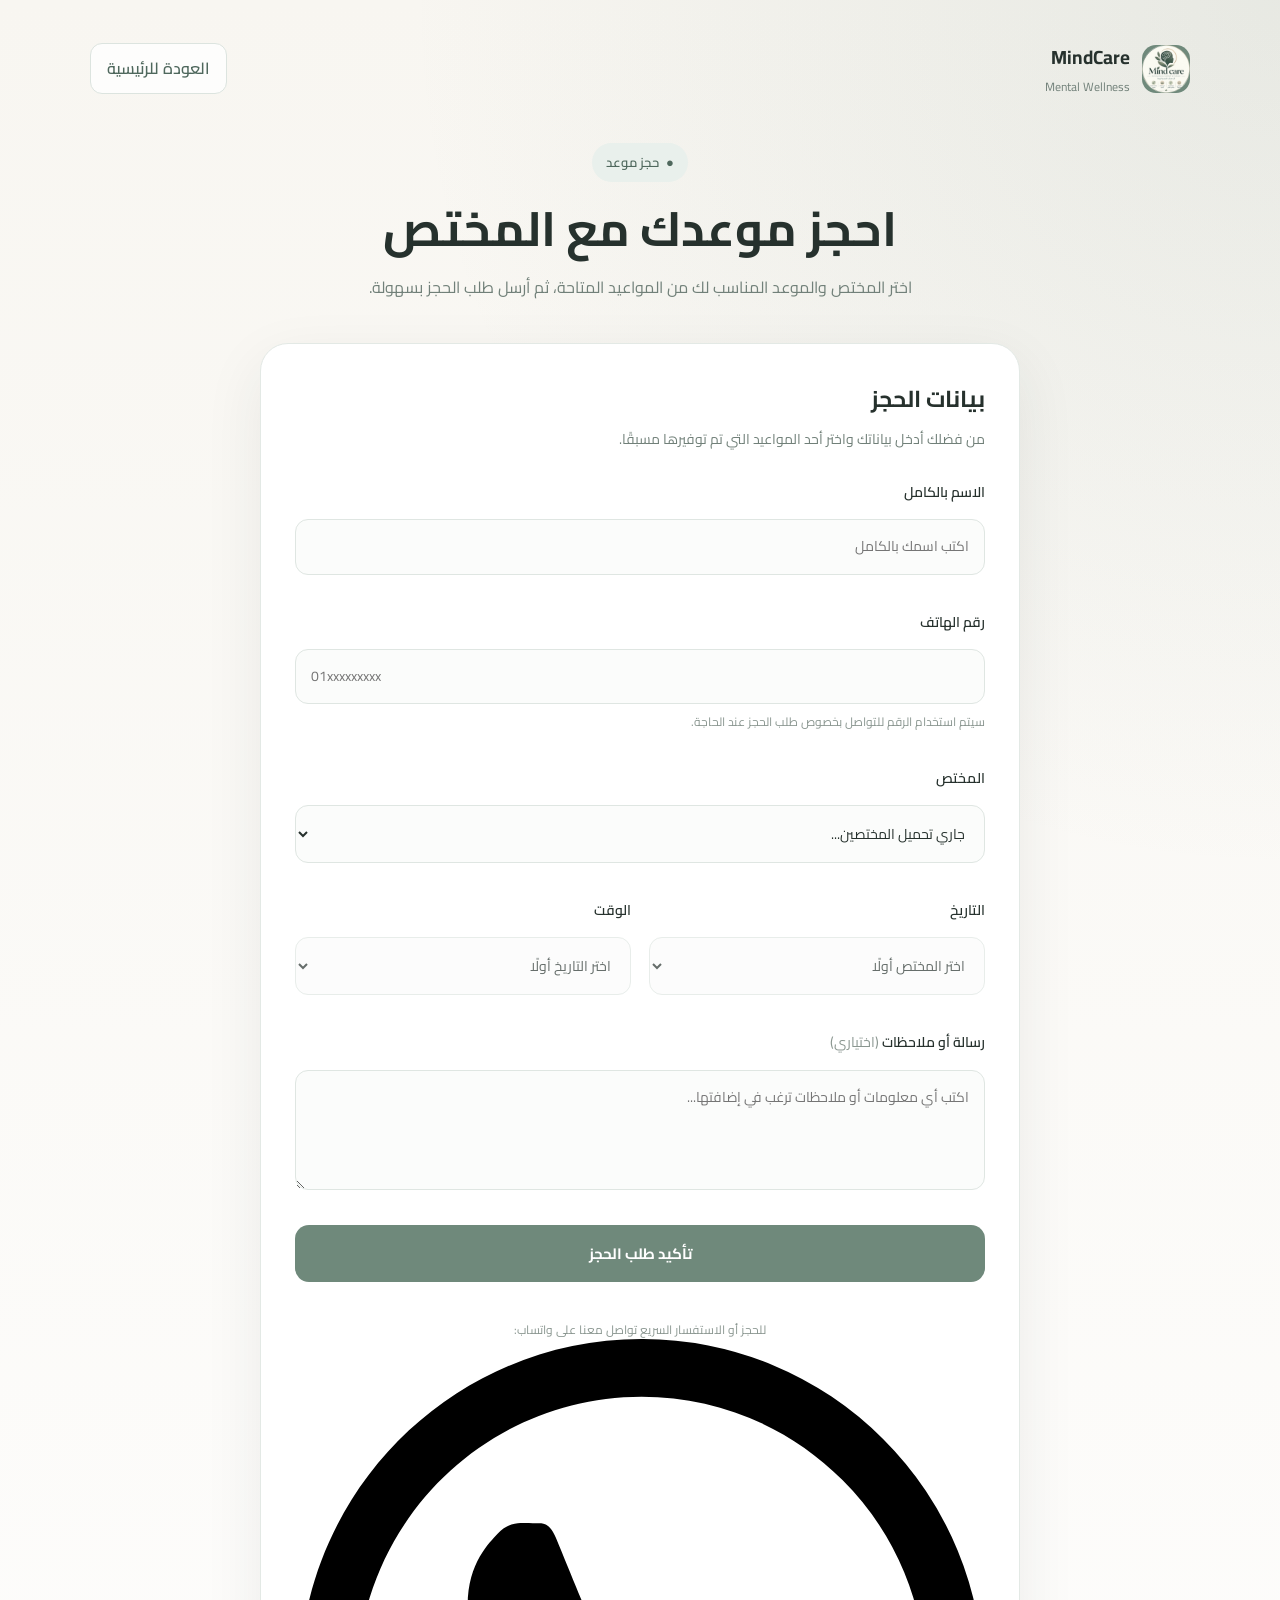
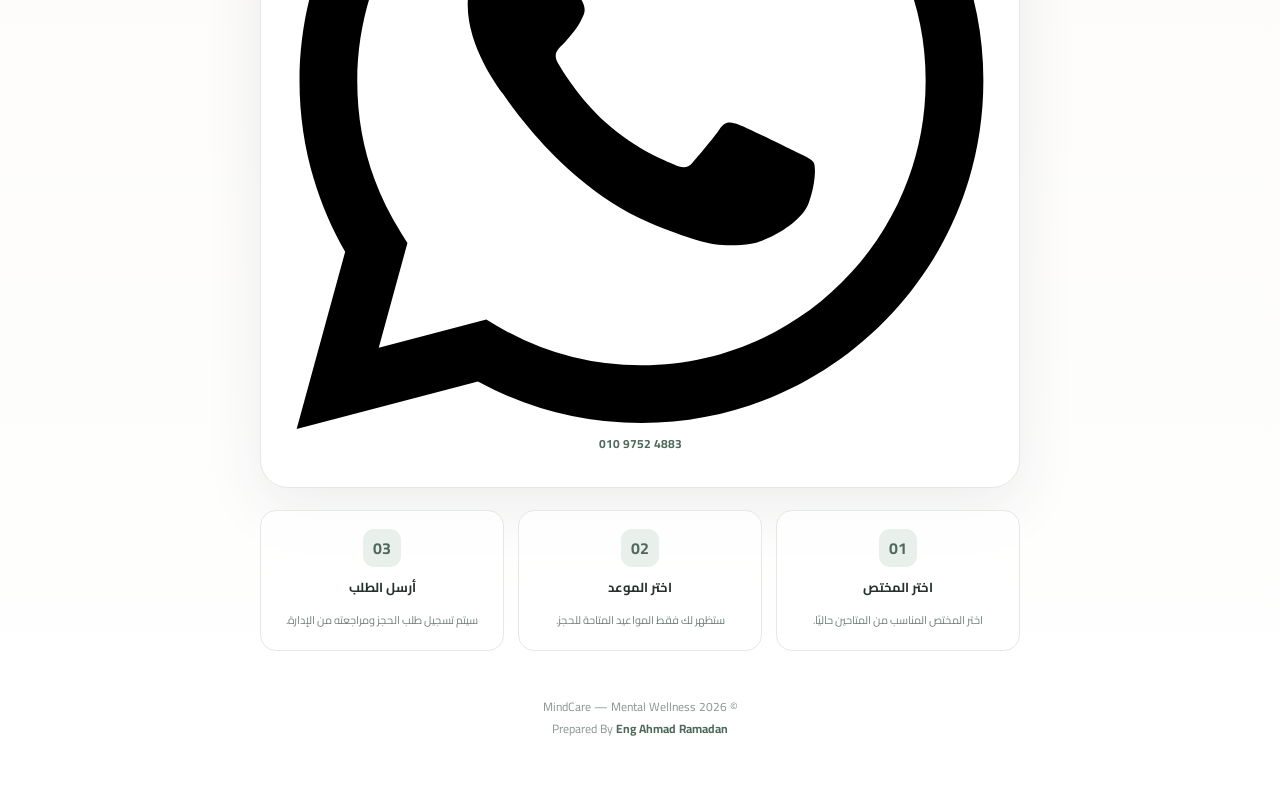
<file: booking.html>
<!DOCTYPE html>
<html lang="ar" dir="rtl">
<head>
    <meta charset="UTF-8">
    <meta name="viewport" content="width=device-width, initial-scale=1.0">
    <meta name="theme-color" content="#6f897b">
    <meta name="description" content="MindCare - احجز موعدك مع المختص المناسب في الوقت المتاح.">
    <title>حجز موعد | MindCare</title>
    <link rel="preconnect" href="https://fonts.googleapis.com">
    <link rel="preconnect" href="https://fonts.gstatic.com" crossorigin>
    <link href="https://fonts.googleapis.com/css2?family=Cairo:wght@400;500;600;700&family=DM+Sans:wght@400;500;600;700&display=swap" rel="stylesheet">
    <link rel="icon" href="favicon-48.png?v=20261011" type="image/png" sizes="48x48">
    <link rel="icon" href="favicon.png?v=20261011" type="image/png" sizes="192x192">
    <link rel="apple-touch-icon" href="apple-touch-icon.png?v=20261011">
    <link rel="stylesheet" href="style.css?v=20261011">
    <style>
        .booking-page{min-height:100vh;background:radial-gradient(circle at top right,rgba(111,137,123,.12),transparent 32%),linear-gradient(180deg,#f8f6f1 0%,#fff 100%);padding:40px 20px 70px}.booking-container{width:min(1100px,100%);margin:0 auto}.booking-header{display:flex;align-items:center;justify-content:space-between;gap:20px;margin-bottom:45px}.booking-brand{display:flex;align-items:center;gap:12px;text-decoration:none;color:#26312d}.booking-brand-mark{width:48px;height:48px;border-radius:14px;background:#6f897b;color:#fff;display:grid;place-items:center;font-size:21px;font-weight:700}.booking-brand-text strong{display:block;font-size:19px}.booking-brand-text span{display:block;color:#718079;font-size:12px;margin-top:2px}.back-home{text-decoration:none;color:#4f685d;font-weight:600;padding:10px 16px;border:1px solid #dce4df;border-radius:12px;background:rgba(255,255,255,.8)}.booking-hero{text-align:center;max-width:720px;margin:0 auto 40px}.booking-badge{display:inline-flex;align-items:center;gap:7px;padding:8px 14px;border-radius:999px;background:#e9f0ec;color:#4f685d;font-size:13px;font-weight:600;margin-bottom:16px}.booking-hero h1{margin:0 0 14px;color:#26312d;font-size:clamp(30px,5vw,48px);line-height:1.25}.booking-hero p{margin:0;color:#718079;line-height:1.9;font-size:16px}.booking-card{width:min(760px,100%);margin:0 auto;background:#fff;border:1px solid #e3e9e5;border-radius:28px;padding:34px;box-shadow:0 20px 60px rgba(38,49,45,.08)}.form-heading{margin-bottom:28px}.form-heading h2{margin:0 0 8px;color:#26312d;font-size:23px}.form-heading p{margin:0;color:#718079;font-size:14px;line-height:1.8}.booking-form{display:grid;gap:20px}.booking-form .form-group{display:flex;flex-direction:column;gap:8px}.booking-form label{color:#26312d;font-size:14px;font-weight:600}.booking-form input,.booking-form select,.booking-form textarea{width:100%;box-sizing:border-box;border:1px solid #dfe6e2;background:#fbfcfb;color:#26312d;border-radius:13px;padding:14px 15px;font-family:Cairo,sans-serif;font-size:14px;outline:none}.booking-form input:focus,.booking-form select:focus,.booking-form textarea:focus{border-color:#6f897b;background:#fff;box-shadow:0 0 0 4px rgba(111,137,123,.1)}.booking-form textarea{min-height:120px;resize:vertical;line-height:1.8}.booking-form .form-row{display:grid;grid-template-columns:repeat(2,minmax(0,1fr));gap:18px}.field-note{color:#8a9690;font-size:12px;line-height:1.6}.submit-btn{width:100%;border:0;border-radius:14px;padding:15px 20px;background:#6f897b;color:#fff;font-family:Cairo,sans-serif;font-size:15px;font-weight:700;cursor:pointer}.submit-btn:disabled{opacity:.65;cursor:not-allowed}.booking-message{display:none;margin-top:18px;padding:14px 16px;border-radius:13px;font-size:14px;line-height:1.8}.booking-message.success{display:block;background:#e9f4ed;border:1px solid #cde4d5;color:#356047}.booking-message.error{display:block;background:#fceeee;border:1px solid #efd0d0;color:#9a4a4a}.booking-info{width:min(760px,100%);margin:22px auto 0;display:grid;grid-template-columns:repeat(3,1fr);gap:14px}.info-card{background:rgba(255,255,255,.8);border:1px solid #e3e9e5;border-radius:16px;padding:18px;text-align:center}.info-icon{width:38px;height:38px;margin:0 auto 9px;border-radius:11px;background:#e9f0ec;color:#4f685d;display:grid;place-items:center;font-weight:700}.info-card strong{display:block;color:#26312d;font-size:13px;margin-bottom:4px}.info-card span{color:#718079;font-size:11px;line-height:1.6}.booking-footer{text-align:center;margin-top:45px;color:#8a9690;font-size:12px}.booking-footer strong{color:#4f685d}.loading-text{color:#718079;font-size:13px;padding:5px 0}@media(max-width:700px){.booking-page{padding:25px 14px 50px}.booking-header{margin-bottom:32px}.booking-brand-text span{display:none}.booking-brand-mark{width:42px;height:42px}.back-home{padding:8px 12px;font-size:12px}.booking-card{padding:23px 18px;border-radius:22px}.booking-form .form-row,.booking-info{grid-template-columns:1fr}.booking-hero h1{font-size:30px}.booking-hero p{font-size:14px}}
    </style>
</head>
<body>
<main class="booking-page"><div class="booking-container">
<header class="booking-header"><a href="index.html" class="booking-brand"><!-- LOGO: to use your own logo see site-config.js (مكان اللوجو) -->
<div class="booking-brand-mark">M</div><div class="booking-brand-text"><strong>MindCare</strong><span>Mental Wellness</span></div></a><a href="index.html" class="back-home">العودة للرئيسية</a></header>
<section class="booking-hero"><div class="booking-badge"><span>●</span> حجز موعد</div><h1>احجز موعدك مع المختص</h1><p>اختر المختص والموعد المناسب لك من المواعيد المتاحة، ثم أرسل طلب الحجز بسهولة.</p></section>
<section class="booking-card"><div class="form-heading"><h2>بيانات الحجز</h2><p>من فضلك أدخل بياناتك واختر أحد المواعيد التي تم توفيرها مسبقًا.</p></div>
<form id="bookingForm" class="booking-form" novalidate>
<div class="form-group"><label for="name">الاسم بالكامل</label><input type="text" id="name" autocomplete="name" maxlength="100" placeholder="اكتب اسمك بالكامل" required></div>
<div class="form-group"><label for="phone">رقم الهاتف</label><input type="tel" id="phone" autocomplete="tel" maxlength="25" placeholder="01xxxxxxxxx" required><span class="field-note">سيتم استخدام الرقم للتواصل بخصوص طلب الحجز عند الحاجة.</span></div>
<div class="form-group"><label for="provider">المختص</label><select id="provider" required><option value="">جاري تحميل المختصين...</option></select></div>
<div class="form-row"><div class="form-group"><label for="date">التاريخ</label><select id="date" required disabled><option value="">اختر المختص أولًا</option></select></div><div class="form-group"><label for="time">الوقت</label><select id="time" required disabled><option value="">اختر التاريخ أولًا</option></select></div></div>
<div class="form-group"><label for="message">رسالة أو ملاحظات <span style="color:#8a9690;font-weight:400">(اختياري)</span></label><textarea id="message" maxlength="1000" placeholder="اكتب أي معلومات أو ملاحظات ترغب في إضافتها..."></textarea></div>
<button type="submit" id="submitBooking" class="submit-btn">تأكيد طلب الحجز</button><div id="bookingMessage" class="booking-message" aria-live="polite"></div>
<p class="field-note" style="text-align:center;margin:18px 0 0">للحجز أو الاستفسار السريع تواصل معنا على واتساب: <a href="https://wa.me/201097524883?text=%D9%85%D8%B1%D8%AD%D8%A8%D9%8B%D8%A7%D8%8C%20%D8%A3%D9%88%D8%AF%20%D8%A7%D9%84%D8%A7%D8%B3%D8%AA%D9%81%D8%B3%D8%A7%D8%B1%20%D8%B9%D9%86%20%D8%AD%D8%AC%D8%B2%20%D9%85%D9%88%D8%B9%D8%AF%20%D9%81%D9%8A%20MindCare." target="_blank" rel="noopener" dir="ltr" style="color:#4f685d;font-weight:700"><svg class="wa-inline" viewBox="0 0 24 24" aria-hidden="true" focusable="false"><path d="M17.472 14.382c-.297-.149-1.758-.867-2.03-.967-.273-.099-.471-.148-.67.15-.197.297-.767.966-.94 1.164-.173.199-.347.223-.644.075-.297-.15-1.255-.463-2.39-1.475-.883-.788-1.48-1.761-1.653-2.059-.173-.297-.018-.458.13-.606.134-.133.298-.347.446-.52.149-.174.198-.298.298-.497.099-.198.05-.371-.025-.52-.075-.149-.669-1.612-.916-2.207-.242-.579-.487-.5-.669-.51-.173-.008-.371-.01-.57-.01-.198 0-.52.074-.792.372-.272.297-1.04 1.016-1.04 2.479 0 1.462 1.065 2.875 1.213 3.074.149.198 2.096 3.2 5.077 4.487.709.306 1.262.489 1.694.625.712.227 1.36.195 1.871.118.571-.085 1.758-.719 2.006-1.413.248-.694.248-1.289.173-1.413-.074-.124-.272-.198-.57-.347m-5.421 7.403h-.004a9.87 9.87 0 01-5.031-1.378l-.361-.214-3.741.982.998-3.648-.235-.374a9.86 9.86 0 01-1.51-5.26c.001-5.45 4.436-9.884 9.888-9.884 2.64 0 5.122 1.03 6.988 2.898a9.825 9.825 0 012.893 6.994c-.003 5.45-4.437 9.884-9.885 9.884m8.413-18.297A11.815 11.815 0 0012.05 0C5.495 0 .16 5.335.157 11.892c0 2.096.547 4.142 1.588 5.945L.057 24l6.305-1.654a11.882 11.882 0 005.683 1.448h.005c6.554 0 11.89-5.335 11.893-11.893a11.821 11.821 0 00-3.48-8.413Z"/></svg>010 9752 4883</a></p>
</form></section>
<section class="booking-info"><div class="info-card"><div class="info-icon">01</div><strong>اختر المختص</strong><span>اختر المختص المناسب من المتاحين حاليًا.</span></div><div class="info-card"><div class="info-icon">02</div><strong>اختر الموعد</strong><span>ستظهر لك فقط المواعيد المتاحة للحجز.</span></div><div class="info-card"><div class="info-icon">03</div><strong>أرسل الطلب</strong><span>سيتم تسجيل طلب الحجز ومراجعته من الإدارة.</span></div></section>
<footer class="booking-footer"><p>© 2026 MindCare — Mental Wellness</p><p>Prepared By <strong>Eng Ahmad Ramadan</strong></p></footer>
</div></main>
<script src="firebase-config.js?v=20261011"></script><script src="site-config.js?v=20261011"></script>
<script type="module" src="booking.js?v=20261011"></script>
</body></html>
</file>
<file: style.css>
/* =========================================================
   MINDCARE
   Mental Wellness Website
   Premium Responsive Design
   Prepared By: Eng Ahmad Ramadan
========================================================= */


/* =========================================================
   ROOT
========================================================= */

:root {

    --green: #6f897b;
    --green-dark: #4f685d;
    --green-deep: #385248;

    --green-soft: #e9f0ec;
    --green-light: #f2f6f3;

    --cream: #f8f6f1;
    --cream-dark: #eeeae1;

    --white: #ffffff;

    --text: #26312d;
    --text-soft: #4d5a55;
    --muted: #718079;

    --border: #dfe6e1;

    --shadow-sm:
        0 8px 24px rgba(38, 49, 45, .06);

    --shadow:
        0 20px 55px rgba(38, 49, 45, .10);

    --shadow-lg:
        0 30px 80px rgba(38, 49, 45, .15);

    --radius-sm: 14px;
    --radius: 24px;
    --radius-lg: 34px;

    --container: 1180px;

    --transition:
        all .28s ease;

}


/* =========================================================
   RESET
========================================================= */

* {
    margin: 0;
    padding: 0;
    box-sizing: border-box;
}

html {
    scroll-behavior: smooth;
}

body {

    font-family:
        "Cairo",
        "DM Sans",
        sans-serif;

    background:
        var(--cream);

    color:
        var(--text);

    line-height: 1.8;

    overflow-x: hidden;

}

body.modal-open {
    overflow: hidden;
}

button,
input,
textarea,
select {
    font: inherit;
}

button {
    cursor: pointer;
}

a {
    color: inherit;
    text-decoration: none;
}

img {
    max-width: 100%;
    display: block;
}


/* =========================================================
   CONTAINER
========================================================= */

.container {

    width: min(
        calc(100% - 48px),
        var(--container)
    );

    margin-inline: auto;

}


/* =========================================================
   HEADER
========================================================= */

.site-header {

    position: sticky;

    top: 0;

    z-index: 1000;

    background:
        rgba(248, 246, 241, .88);

    backdrop-filter:
        blur(18px);

    border-bottom:
        1px solid transparent;

    transition:
        var(--transition);

}

.site-header.scrolled {

    border-bottom-color:
        var(--border);

    box-shadow:
        0 8px 25px rgba(38,49,45,.05);

}

.header-inner {

    min-height: 84px;

    display: flex;

    align-items: center;

    justify-content: space-between;

    gap: 28px;

}


/* =========================================================
   BRAND
========================================================= */

.brand {

    display: inline-flex;

    align-items: center;

    gap: 11px;

    flex-shrink: 0;

}

.brand-mark {

    width: 46px;
    height: 46px;

    border-radius: 15px;

    display: grid;

    place-items: center;

    background:
        var(--green);

    color:
        var(--white);

    box-shadow:
        0 8px 20px rgba(111,137,123,.25);

}

.brand-mark i {
    font-size: 20px;
}

.brand-text {

    display: flex;

    flex-direction: column;

    line-height: 1.1;

}

.brand-text strong {

    font-family:
        "DM Sans",
        sans-serif;

    font-size: 18px;

}

.brand-text small {

    color:
        var(--muted);

    font-size: 9px;

    letter-spacing: 1.2px;

    text-transform: uppercase;

}


/* =========================================================
   NAV
========================================================= */

.main-nav {

    display: flex;

    align-items: center;

    gap: 8px;

}

.nav-link {

    position: relative;

    padding: 10px 13px;

    color:
        var(--text-soft);

    font-size: 14px;

    font-weight: 600;

    border-radius: 10px;

    transition:
        var(--transition);

}

.nav-link:hover {

    color:
        var(--green-dark);

    background:
        var(--green-light);

}

.nav-link.active {

    color:
        var(--green-dark);

}

.nav-link.active::after {

    content: "";

    position: absolute;

    right: 13px;
    left: 13px;

    bottom: 3px;

    height: 2px;

    background:
        var(--green);

    border-radius: 99px;

}


/* =========================================================
   HEADER ACTIONS
========================================================= */

.header-actions {

    display: flex;

    align-items: center;

    gap: 10px;

}

.language-switch {

    min-width: 46px;
    height: 42px;

    border:
        1px solid var(--border);

    background:
        rgba(255,255,255,.7);

    color:
        var(--green-dark);

    border-radius: 12px;

    font-weight: 700;

    transition:
        var(--transition);

}

.language-switch:hover {

    background:
        var(--green);

    color:
        var(--white);

    border-color:
        var(--green);

}


/* =========================================================
   BUTTONS
========================================================= */

.btn {

    min-height: 48px;

    display: inline-flex;

    align-items: center;

    justify-content: center;

    gap: 10px;

    padding:
        0 20px;

    border-radius:
        14px;

    border:
        1px solid transparent;

    font-weight:
        700;

    font-size:
        14px;

    transition:
        var(--transition);

}

.btn-primary {

    background:
        var(--green);

    color:
        var(--white);

    box-shadow:
        0 10px 24px rgba(111,137,123,.20);

}

.btn-primary:hover {

    background:
        var(--green-dark);

    transform:
        translateY(-2px);

}

.btn-outline {

    border-color:
        var(--border);

    background:
        rgba(255,255,255,.7);

    color:
        var(--green-dark);

}

.btn-outline:hover {

    border-color:
        var(--green);

    background:
        var(--white);

}

.btn-soft {

    background:
        var(--green-soft);

    color:
        var(--green-dark);

}

.btn-soft:hover {

    background:
        #dce9e2;

}

.btn-light {

    background:
        var(--white);

    color:
        var(--green-dark);

}

.btn-small {

    min-height:
        42px;

    padding-inline:
        15px;

}

.full-width {
    width: 100%;
}


/* =========================================================
   MOBILE MENU
========================================================= */

.menu-toggle {

    display: none;

    width: 44px;
    height: 44px;

    border:
        1px solid var(--border);

    border-radius: 12px;

    background:
        var(--white);

    flex-direction: column;

    align-items: center;

    justify-content: center;

    gap: 5px;

}

.menu-toggle span {

    width: 20px;
    height: 2px;

    background:
        var(--green-dark);

    border-radius: 20px;

    transition:
        var(--transition);

}

.menu-toggle.active span:nth-child(1) {
    transform:
        translateY(7px)
        rotate(45deg);
}

.menu-toggle.active span:nth-child(2) {
    opacity: 0;
}

.menu-toggle.active span:nth-child(3) {
    transform:
        translateY(-7px)
        rotate(-45deg);
}


/* =========================================================
   HERO
========================================================= */

.hero-section {

    position: relative;

    min-height:
        calc(100vh - 84px);

    display:
        flex;

    align-items:
        center;

    overflow:
        hidden;

    padding:
        90px 0 110px;

}

.hero-grid {

    position:
        relative;

    z-index:
        2;

    display:
        grid;

    grid-template-columns:
        1fr 1fr;

    gap:
        80px;

    align-items:
        center;

}

.hero-content {

    max-width:
        600px;

}

.eyebrow {

    display:
        inline-flex;

    align-items:
        center;

    gap:
        9px;

    padding:
        7px 13px;

    background:
        var(--green-soft);

    color:
        var(--green-dark);

    border-radius:
        999px;

    font-size:
        12px;

    font-weight:
        700;

    margin-bottom:
        20px;

}

.eyebrow-dot {

    width:
        7px;

    height:
        7px;

    background:
        var(--green);

    border-radius:
        50%;

}

.hero-content h1 {

    font-size:
        clamp(42px, 5vw, 70px);

    line-height:
        1.15;

    letter-spacing:
        -.8px;

    max-width:
        650px;

    margin-bottom:
        22px;

}

.hero-lead {

    color:
        var(--text-soft);

    font-size:
        17px;

    line-height:
        2;

    max-width:
        610px;

}

.hero-actions {

    display:
        flex;

    align-items:
        center;

    gap:
        12px;

    flex-wrap:
        wrap;

    margin-top:
        30px;

}

.hero-note {

    margin-top:
        22px;

    display:
        flex;

    align-items:
        center;

    gap:
        9px;

    color:
        var(--muted);

    font-size:
        12px;

}

.hero-note i {
    color:
        var(--green);
}


/* =========================================================
   HERO VISUAL
========================================================= */

.hero-visual {

    position:
        relative;

    min-height:
        520px;

    display:
        grid;

    place-items:
        center;

}

.visual-backdrop {

    position:
        absolute;

    width:
        430px;

    height:
        430px;

    border-radius:
        50%;

    background:
        var(--green-soft);

    filter:
        blur(2px);

}

.visual-card {

    position:
        relative;

    z-index:
        2;

    width:
        min(420px, 100%);

    min-height:
        480px;

    padding:
        25px;

    border-radius:
        38px;

    background:
        rgba(255,255,255,.88);

    border:
        1px solid rgba(255,255,255,.9);

    box-shadow:
        var(--shadow-lg);

}

.visual-top {

    display:
        flex;

    align-items:
        center;

    justify-content:
        space-between;

}

.visual-status {

    display:
        inline-flex;

    align-items:
        center;

    gap:
        7px;

    color:
        var(--green-dark);

    font-size:
        12px;

    font-weight:
        700;

}

.status-dot {

    width:
        8px;

    height:
        8px;

    border-radius:
        50%;

    background:
        var(--green);

}

.visual-illustration {

    position:
        relative;

    height:
        270px;

    overflow:
        hidden;

    margin-top:
        18px;

    border-radius:
        28px;

    background:
        linear-gradient(
            180deg,
            #edf4f0,
            #dce9e2
        );

}

.sun-circle {

    position:
        absolute;

    width:
        100px;

    height:
        100px;

    border-radius:
        50%;

    background:
        #f3d9a8;

    top:
        38px;

    left:
        60px;

}

.hill {

    position:
        absolute;

    bottom:
        -90px;

    width:
        360px;

    height:
        200px;

    border-radius:
        50%;

    background:
        var(--green);

}

.hill-one {
    right:
        -100px;
}

.hill-two {

    left:
        -120px;

    bottom:
        -120px;

    opacity:
        .55;

}

.plant {

    position:
        absolute;

    bottom:
        25px;

    width:
        4px;

    height:
        110px;

    background:
        var(--green-deep);

    border-radius:
        99px;

}

.plant-one {
    left:
        100px;
}

.plant-two {
    right:
        100px;

    height:
        80px;
}

.plant span {

    position:
        absolute;

    width:
        35px;

    height:
        17px;

    background:
        var(--green-dark);

    border-radius:
        100% 0 100% 0;

}

.plant-one span:nth-child(1) {
    top:
        18px;
    left:
        -28px;
    transform:
        rotate(-30deg);
}

.plant-one span:nth-child(2) {
    top:
        42px;
    left:
        1px;
    transform:
        rotate(25deg);
}

.plant-one span:nth-child(3) {
    top:
        66px;
    left:
        -29px;
    transform:
        rotate(-30deg);
}

.plant-two span:nth-child(1) {
    top:
        25px;
    left:
        0;
    transform:
        rotate(25deg);
}

.plant-two span:nth-child(2) {
    top:
        48px;
    left:
        -28px;
    transform:
        rotate(-30deg);
}

.visual-message {

    padding:
        22px 8px 5px;

}

.visual-message small {

    color:
        var(--muted);

    display:
        block;

    margin-bottom:
        5px;

}

.visual-message strong {

    display:
        block;

    font-size:
        24px;

    margin-bottom:
        8px;

}

.visual-message p {

    color:
        var(--muted);

    font-size:
        13px;

}

.floating-card {

    position:
        absolute;

    z-index:
        4;

    display:
        flex;

    align-items:
        center;

    gap:
        12px;

    padding:
        13px 15px;

    background:
        rgba(255,255,255,.94);

    border:
        1px solid var(--border);

    box-shadow:
        var(--shadow);

    border-radius:
        17px;

}

.floating-card small {

    display:
        block;

    color:
        var(--muted);

    font-size:
        10px;

}

.floating-card strong {

    display:
        block;

    font-size:
        12px;

}

.floating-icon {

    width:
        38px;

    height:
        38px;

    display:
        grid;

    place-items:
        center;

    border-radius:
        12px;

    background:
        var(--green-soft);

    color:
        var(--green-dark);

}

.floating-card-top {

    top:
        70px;

    right:
        -25px;

}

.floating-card-bottom {

    bottom:
        50px;

    left:
        -25px;

}


/* =========================================================
   SHAPES
========================================================= */

.hero-shape {

    position:
        absolute;

    border-radius:
        50%;

    pointer-events:
        none;

}

.hero-shape-one {

    width:
        250px;

    height:
        250px;

    background:
        rgba(111,137,123,.08);

    top:
        80px;

    right:
        -100px;

}

.hero-shape-two {

    width:
        180px;

    height:
        180px;

    background:
        rgba(218,190,140,.10);

    bottom:
        20px;

    left:
        -70px;

}


/* =========================================================
   SECTIONS
========================================================= */

.section-padding {

    padding:
        110px 0;

}

.section-heading {

    display:
        flex;

    justify-content:
        space-between;

    align-items:
        flex-end;

    gap:
        50px;

    margin-bottom:
        45px;

}

.section-heading h2 {

    max-width:
        650px;

    font-size:
        clamp(30px, 4vw, 48px);

    line-height:
        1.35;

    margin-top:
        8px;

}

.section-heading > p {

    max-width:
        430px;

    color:
        var(--muted);

}

.centered-heading {

    display:
        block;

    text-align:
        center;

}

.centered-heading h2 {

    margin-inline:
        auto;

}

.centered-heading p {

    max-width:
        700px;

    margin:
        12px auto 0;

}

.section-kicker {

    display:
        inline-block;

    color:
        var(--green-dark);

    font-size:
        12px;

    font-weight:
        800;

    letter-spacing:
        .5px;

}


/* =========================================================
   INTRO
========================================================= */

.intro-section {

    padding:
        90px 0;

    background:
        var(--white);

}

.intro-grid {

    display:
        grid;

    grid-template-columns:
        1fr 1fr;

    gap:
        90px;

    align-items:
        center;

}

.section-label {

    display:
        flex;

    gap:
        20px;

}

.section-label > span {

    font-family:
        "DM Sans";

    font-size:
        14px;

    color:
        var(--green);

    font-weight:
        700;

}

.section-label h2 {

    font-size:
        clamp(30px, 4vw, 48px);

    line-height:
        1.35;

    margin-top:
        8px;

}

.section-label small {

    color:
        var(--muted);

}

.intro-copy p {

    color:
        var(--text-soft);

    font-size:
        17px;

    line-height:
        2;

}

.text-link {

    border:
        0;

    background:
        transparent;

    color:
        var(--green-dark);

    font-weight:
        800;

    display:
        inline-flex;

    align-items:
        center;

    gap:
        8px;

    margin-top:
        20px;

}

.text-link:hover {
    color:
        var(--green);
}

.large-link {
    font-size:
        15px;
}


/* =========================================================
   TOPICS
========================================================= */

.topics-section {

    background:
        var(--cream);

}

.topics-grid {

    display:
        grid;

    grid-template-columns:
        repeat(3, 1fr);

    gap:
        18px;

}

.topic-card {

    position:
        relative;

    min-height:
        280px;

    padding:
        28px;

    border:
        1px solid var(--border);

    border-radius:
        var(--radius);

    background:
        rgba(255,255,255,.72);

    text-align:
        start;

    color:
        var(--text);

    transition:
        var(--transition);

    overflow:
        hidden;

}

.topic-card:hover {

    transform:
        translateY(-7px);

    border-color:
        rgba(111,137,123,.35);

    box-shadow:
        var(--shadow);

    background:
        var(--white);

}

.topic-number {

    position:
        absolute;

    top:
        22px;

    left:
        22px;

    font-family:
        "DM Sans";

    color:
        #a4b3ac;

    font-size:
        12px;

}

.topic-icon {

    width:
        52px;

    height:
        52px;

    display:
        grid;

    place-items:
        center;

    border-radius:
        16px;

    background:
        var(--green-soft);

    color:
        var(--green-dark);

    margin-bottom:
        24px;

}

.topic-card h3 {

    font-size:
        20px;

    margin-bottom:
        8px;

}

.topic-card p {

    color:
        var(--muted);

    font-size:
        13px;

    line-height:
        1.9;

}

.card-link {

    display:
        inline-flex;

    align-items:
        center;

    gap:
        8px;

    margin-top:
        18px;

    color:
        var(--green-dark);

    font-size:
        12px;

    font-weight:
        800;

}


/* =========================================================
   FEATURE
========================================================= */

.feature-section {

    padding:
        90px 0;

    background:
        var(--white);

}

.feature-card {

    display:
        grid;

    grid-template-columns:
        1.1fr .9fr;

    min-height:
        470px;

    overflow:
        hidden;

    border-radius:
        var(--radius-lg);

    background:
        var(--green-deep);

    color:
        var(--white);

    box-shadow:
        var(--shadow-lg);

}

.feature-content {

    padding:
        60px;

}

.feature-content .section-kicker {
    color:
        #d7e5dd;
}

.feature-content h2 {

    font-size:
        clamp(32px, 4vw, 52px);

    line-height:
        1.3;

    margin:
        12px 0 20px;

}

.feature-content p {

    color:
        rgba(255,255,255,.76);

    max-width:
        600px;

}

.feature-list {

    list-style:
        none;

    display:
        grid;

    gap:
        10px;

    margin:
        25px 0;

}

.feature-list li {

    display:
        flex;

    align-items:
        center;

    gap:
        10px;

    font-size:
        13px;

}

.feature-list i {

    width:
        24px;

    height:
        24px;

    display:
        grid;

    place-items:
        center;

    border-radius:
        50%;

    background:
        rgba(255,255,255,.12);

}

.feature-visual {

    display:
        grid;

    place-items:
        center;

    padding:
        40px;

    background:
        rgba(255,255,255,.05);

}

.quote-card {

    padding:
        35px;

    max-width:
        330px;

    border:
        1px solid rgba(255,255,255,.12);

    border-radius:
        25px;

    background:
        rgba(255,255,255,.07);

}

.quote-mark {

    font-size:
        50px;

    line-height:
        .5;

    opacity:
        .45;

}

.quote-card p {

    color:
        white;

    font-size:
        25px;

    font-weight:
        700;

    margin:
        20px 0 10px;

}

.quote-card small {

    color:
        rgba(255,255,255,.65);

}


/* =========================================================
   SELF ESTEEM
========================================================= */

.split-section {

    padding:
        110px 0;

}

.split-grid {

    display:
        grid;

    grid-template-columns:
        1fr 1fr;

    gap:
        80px;

    align-items:
        center;

}

.split-copy h2 {

    font-size:
        clamp(32px, 4vw, 52px);

    line-height:
        1.3;

    margin:
        10px 0 20px;

}

.split-copy p {

    max-width:
        580px;

    color:
        var(--muted);

}

.self-esteem-art {

    min-height:
        400px;

    position:
        relative;

    display:
        grid;

    place-items:
        center;

}

.art-circle {

    position:
        absolute;

    border-radius:
        50%;

    background:
        var(--green-soft);

}

.circle-large {

    width:
        340px;

    height:
        340px;

}

.circle-small {

    width:
        150px;

    height:
        150px;

    background:
        #e7d8b9;

    right:
        60px;

    top:
        35px;

}

.art-card {

    position:
        relative;

    z-index:
        2;

    width:
        270px;

    min-height:
        180px;

    padding:
        30px;

    border-radius:
        24px;

    background:
        rgba(255,255,255,.9);

    box-shadow:
        var(--shadow);

    display:
        flex;

    flex-direction:
        column;

    justify-content:
        center;

    gap:
        15px;

}

.art-card i {

    color:
        var(--green);

    font-size:
        25px;

}

.art-card strong {

    font-size:
        20px;

    line-height:
        1.6;

}


/* =========================================================
   RELATIONSHIPS
========================================================= */

.relationships-section {

    background:
        var(--white);

}

.relationship-grid {

    display:
        grid;

    grid-template-columns:
        repeat(3, 1fr);

    gap:
        18px;

}

.relationship-card {

    border:
        1px solid var(--border);

    background:
        var(--cream);

    border-radius:
        var(--radius);

    padding:
        30px;

    min-height:
        230px;

    text-align:
        start;

    transition:
        var(--transition);

}

.relationship-card:hover {

    transform:
        translateY(-6px);

    box-shadow:
        var(--shadow);

}

.relationship-icon {

    width:
        52px;

    height:
        52px;

    border-radius:
        16px;

    background:
        var(--green-soft);

    color:
        var(--green-dark);

    display:
        grid;

    place-items:
        center;

}

.relationship-card h3 {

    margin-top:
        24px;

    font-size:
        19px;

}


/* =========================================================
   SPECIALISTS
========================================================= */

.specialists-grid {

    display:
        grid;

    grid-template-columns:
        repeat(2, 1fr);

    gap:
        20px;

}

.specialist-card {

    display:
        flex;

    gap:
        24px;

    padding:
        30px;

    background:
        var(--white);

    border:
        1px solid var(--border);

    border-radius:
        var(--radius);

    box-shadow:
        var(--shadow-sm);

}

.specialist-avatar {

    flex:
        0 0 74px;

    width:
        74px;

    height:
        74px;

    display:
        grid;

    place-items:
        center;

    border-radius:
        23px;

    background:
        var(--green);

    color:
        var(--white);

    font-family:
        "DM Sans";

    font-size:
        30px;

    font-weight:
        700;

}

.specialist-content {
    flex:
        1;
}

.specialist-label {

    color:
        var(--green);

    font-family:
        "DM Sans";

    font-size:
        9px;

    letter-spacing:
        1.5px;

}

.specialist-content h3 {

    font-size:
        23px;

    margin:
        5px 0 8px;

}

.specialist-content p {

    color:
        var(--muted);

    font-size:
        13px;

}

.specialist-actions {

    display:
        flex;

    flex-wrap:
        wrap;

    gap:
        8px;

    margin-top:
        20px;

}


/* =========================================================
   HOW IT WORKS
========================================================= */

.how-section {

    background:
        var(--green-light);

}

.steps-grid {

    display:
        grid;

    grid-template-columns:
        repeat(4, 1fr);

    gap:
        16px;

}

.step-card {

    padding:
        28px;

    background:
        var(--white);

    border:
        1px solid var(--border);

    border-radius:
        var(--radius);

}

.step-number {

    color:
        #a1b0a8;

    font-family:
        "DM Sans";

    font-size:
        12px;

}

.step-icon {

    width:
        50px;

    height:
        50px;

    display:
        grid;

    place-items:
        center;

    border-radius:
        15px;

    background:
        var(--green-soft);

    color:
        var(--green-dark);

    margin:
        20px 0;

}

.step-card h3 {

    margin-bottom:
        8px;

}

.step-card p {

    color:
        var(--muted);

    font-size:
        13px;

}


/* =========================================================
   ASSESSMENT
========================================================= */

.assessment-section {

    padding:
        90px 0;

}

.assessment-card {

    display:
        grid;

    grid-template-columns:
        1fr 320px;

    align-items:
        center;

    overflow:
        hidden;

    border-radius:
        var(--radius-lg);

    background:
        #e6eee9;

    padding:
        55px;

}

.assessment-content h2 {

    max-width:
        700px;

    font-size:
        clamp(30px, 4vw, 45px);

    line-height:
        1.4;

    margin:
        10px 0 15px;

}

.assessment-content p {

    color:
        var(--muted);

    max-width:
        650px;

}

.assessment-symbol {

    position:
        relative;

    width:
        250px;

    height:
        250px;

    margin-inline:
        auto;

    display:
        grid;

    place-items:
        center;

}

.assessment-symbol > i {

    position:
        relative;

    z-index:
        2;

    font-size:
        60px;

    color:
        var(--green-dark);

}

.assessment-ring {

    position:
        absolute;

    border:
        1px solid rgba(79,104,93,.2);

    border-radius:
        50%;

}

.ring-one {

    width:
        220px;

    height:
        220px;

}

.ring-two {

    width:
        150px;

    height:
        150px;

}


/* =========================================================
   PRIVACY
========================================================= */

.privacy-section {

    padding:
        75px 0;

    background:
        var(--white);

}

.privacy-grid {

    display:
        grid;

    grid-template-columns:
        90px 1fr;

    gap:
        25px;

    align-items:
        center;

}

.privacy-icon {

    width:
        80px;

    height:
        80px;

    display:
        grid;

    place-items:
        center;

    border-radius:
        25px;

    background:
        var(--green-soft);

    color:
        var(--green-dark);

    font-size:
        28px;

}

.privacy-grid h2 {

    font-size:
        30px;

    margin:
        5px 0;

}

.privacy-grid p {

    color:
        var(--muted);

    max-width:
        800px;

}


/* =========================================================
   FAQ
========================================================= */

.faq-section {

    background:
        var(--cream);

}

.faq-grid {

    display:
        grid;

    grid-template-columns:
        .7fr 1.3fr;

    gap:
        80px;

}

.faq-intro h2 {

    font-size:
        clamp(30px, 4vw, 45px);

    line-height:
        1.4;

    margin:
        10px 0;

}

.faq-intro p {

    color:
        var(--muted);

}

.faq-list {

    display:
        grid;

    gap:
        10px;

}

.faq-item {

    background:
        var(--white);

    border:
        1px solid var(--border);

    border-radius:
        17px;

    overflow:
        hidden;

}

.faq-question {

    width:
        100%;

    border:
        0;

    background:
        transparent;

    padding:
        21px;

    display:
        flex;

    align-items:
        center;

    justify-content:
        space-between;

    gap:
        20px;

    text-align:
        start;

    font-weight:
        700;

    color:
        var(--text);

}

.faq-question i {

    color:
        var(--green);

    transition:
        var(--transition);

}

.faq-answer {

    max-height:
        0;

    overflow:
        hidden;

    transition:
        max-height .35s ease;

}

.faq-answer p {

    padding:
        0 21px 21px;

    color:
        var(--muted);

    font-size:
        13px;

}

.faq-item.active .faq-answer {
    max-height:
        300px;
}

.faq-item.active .faq-question i {
    transform:
        rotate(45deg);
}


/* =========================================================
   FINAL CTA
========================================================= */

.final-cta {

    padding:
        90px 0;

}

.final-cta-card {

    padding:
        55px;

    border-radius:
        var(--radius-lg);

    background:
        var(--green-deep);

    color:
        var(--white);

    display:
        flex;

    justify-content:
        space-between;

    align-items:
        center;

    gap:
        30px;

}

.final-cta-card .section-kicker {
    color:
        #d7e5dd;
}

.final-cta-card h2 {

    font-size:
        clamp(32px, 4vw, 50px);

    margin:
        8px 0;

}

.final-cta-card p {

    color:
        rgba(255,255,255,.7);

}

.final-actions {

    display:
        flex;

    flex-wrap:
        wrap;

    gap:
        10px;

}


/* =========================================================
   FOOTER
========================================================= */

.site-footer {

    padding:
        70px 0 25px;

    background:
        #24332d;

    color:
        var(--white);

}

.footer-grid {

    display:
        grid;

    grid-template-columns:
        2fr 1fr 1fr;

    gap:
        50px;

}

.footer-brand p {

    color:
        rgba(255,255,255,.6);

    max-width:
        330px;

    margin-top:
        15px;

}

.footer-column {

    display:
        flex;

    flex-direction:
        column;

    gap:
        9px;

}

.footer-column h3 {

    font-size:
        15px;

    margin-bottom:
        8px;

}

.footer-column a,
.footer-column button {

    color:
        rgba(255,255,255,.6);

    background:
        transparent;

    border:
        0;

    text-align:
        start;

    font-size:
        13px;

    transition:
        var(--transition);

}

.footer-column a:hover,
.footer-column button:hover {

    color:
        white;

    transform:
        translateX(-3px);

}

.footer-bottom {

    display:
        flex;

    justify-content:
        space-between;

    gap:
        20px;

    border-top:
        1px solid rgba(255,255,255,.1);

    margin-top:
        50px;

    padding-top:
        20px;

    color:
        rgba(255,255,255,.45);

    font-size:
        11px;

}


/* =========================================================
   MODALS
========================================================= */

.modal {

    position:
        fixed;

    inset:
        0;

    z-index:
        2000;

    display:
        grid;

    place-items:
        center;

    padding:
        20px;

    visibility:
        hidden;

    opacity:
        0;

    pointer-events:
        none;

    transition:
        opacity .25s ease,
        visibility .25s ease;

}

.modal.active {

    visibility:
        visible;

    opacity:
        1;

    pointer-events:
        auto;

}

.modal-overlay {

    position:
        absolute;

    inset:
        0;

    background:
        rgba(24,34,30,.65);

    backdrop-filter:
        blur(7px);

}

.modal-box {

    position:
        relative;

    z-index:
        2;

    width:
        min(720px, 100%);

    max-height:
        calc(100vh - 40px);

    overflow-y:
        auto;

    padding:
        35px;

    background:
        var(--white);

    border-radius:
        28px;

    box-shadow:
        var(--shadow-lg);

    transform:
        translateY(20px) scale(.98);

    transition:
        var(--transition);

}

.modal.active .modal-box {

    transform:
        translateY(0) scale(1);

}

.modal-close {

    position:
        absolute;

    top:
        17px;

    left:
        17px;

    width:
        40px;

    height:
        40px;

    border:
        1px solid var(--border);

    border-radius:
        12px;

    background:
        var(--cream);

    color:
        var(--text);

    display:
        grid;

    place-items:
        center;

    transition:
        var(--transition);

}

.modal-close:hover {

    background:
        var(--green);

    color:
        white;

}

.modal-topic-header,
.provider-modal-header {

    display:
        flex;

    align-items:
        center;

    gap:
        18px;

    padding-right:
        20px;

    margin-bottom:
        25px;

}

.modal-topic-icon,
.provider-large-avatar {

    width:
        70px;

    height:
        70px;

    flex:
        0 0 70px;

    border-radius:
        22px;

    background:
        var(--green-soft);

    color:
        var(--green-dark);

    display:
        grid;

    place-items:
        center;

    font-size:
        25px;

}

.provider-large-avatar {

    background:
        var(--green);

    color:
        white;

    font-family:
        "DM Sans";

    font-size:
        30px;

    font-weight:
        700;

}

.modal-eyebrow {

    color:
        var(--green);

    font-size:
        11px;

    font-weight:
        800;

}

.modal-box h2 {

    font-size:
        32px;

    line-height:
        1.35;

    margin-top:
        3px;

}

.topic-intro {

    color:
        var(--text-soft);

    font-size:
        15px;

    line-height:
        2;

}

.topic-modal-section {

    margin-top:
        28px;

}

.topic-modal-section h3,
.provider-modal-body h3 {

    display:
        flex;

    align-items:
        center;

    gap:
        8px;

    font-size:
        17px;

    margin-bottom:
        14px;

}

.topic-modal-section h3 i {

    color:
        var(--green);

}

.modal-list {

    list-style:
        none;

    display:
        grid;

    gap:
        8px;

}

.modal-list li {

    display:
        flex;

    gap:
        10px;

    align-items:
        flex-start;

    padding:
        10px 12px;

    background:
        var(--green-light);

    border-radius:
        11px;

    color:
        var(--text-soft);

    font-size:
        13px;

}

.modal-list i {

    color:
        var(--green);

    margin-top:
        4px;

}

.help-box {

    display:
        flex;

    gap:
        15px;

    margin-top:
        25px;

    padding:
        20px;

    border-radius:
        18px;

    background:
        #f4f0e6;

}

.help-box-icon {

    width:
        42px;

    height:
        42px;

    flex:
        0 0 42px;

    display:
        grid;

    place-items:
        center;

    border-radius:
        13px;

    background:
        white;

    color:
        var(--green);

}

.help-box h3 {

    margin-bottom:
        5px;

    font-size:
        15px;

}

.help-box p {

    color:
        var(--text-soft);

    font-size:
        13px;

}

.source-box {

    margin-top:
        20px;

    padding:
        18px;

    border:
        1px solid var(--border);

    border-radius:
        17px;

    display:
        flex;

    align-items:
        center;

    justify-content:
        space-between;

    gap:
        20px;

}

.source-box small {

    display:
        block;

    color:
        var(--muted);

    font-size:
        10px;

    margin-bottom:
        3px;

}

.source-box strong {

    display:
        block;

    font-size:
        13px;

}

.source-link {

    display:
        inline-flex;

    align-items:
        center;

    gap:
        7px;

    color:
        var(--green-dark);

    font-size:
        12px;

    font-weight:
        800;

    white-space:
        nowrap;

}

.source-link:hover {
    color:
        var(--green);
}

.modal-disclaimer {

    display:
        flex;

    gap:
        8px;

    margin-top:
        16px;

    color:
        var(--muted);

    font-size:
        11px;

}

.modal-disclaimer i {
    color:
        var(--green);
}


/* =========================================================
   PROVIDER MODAL
========================================================= */

.provider-modal-body p {

    color:
        var(--text-soft);

    line-height:
        2;

    margin-bottom:
        25px;

}

.provider-tags {

    display:
        flex;

    flex-wrap:
        wrap;

    gap:
        8px;

    margin-bottom:
        30px;

}

.provider-tag {

    padding:
        7px 12px;

    border-radius:
        999px;

    background:
        var(--green-soft);

    color:
        var(--green-dark);

    font-size:
        11px;

    font-weight:
        700;

}


/* =========================================================
   BOOKING FORM
========================================================= */

.booking-box {

    width:
        min(650px, 100%);

}

.modal-intro {

    color:
        var(--muted);

    margin:
        8px 0 25px;

    font-size:
        13px;

}

.form-grid {

    display:
        grid;

    grid-template-columns:
        1fr 1fr;

    gap:
        15px;

}

.form-group {

    margin-bottom:
        15px;

}

.form-group label {

    display:
        block;

    margin-bottom:
        6px;

    font-size:
        12px;

    font-weight:
        700;

}

.form-group input,
.form-group select,
.form-group textarea {

    width:
        100%;

    border:
        1px solid var(--border);

    background:
        #fbfcfb;

    color:
        var(--text);

    border-radius:
        12px;

    padding:
        12px 14px;

    outline:
        none;

    transition:
        var(--transition);

}

.form-group textarea {

    resize:
        vertical;

}

.form-group input:focus,
.form-group select:focus,
.form-group textarea:focus {

    border-color:
        var(--green);

    box-shadow:
        0 0 0 3px rgba(111,137,123,.10);

}

.success-message {

    margin-top:
        15px;

}

.success-inner {

    padding:
        20px;

    border-radius:
        18px;

    background:
        var(--green-light);

    text-align:
        center;

}

.success-inner > i {

    display:
        block;

    color:
        var(--green);

    font-size:
        35px;

    margin-bottom:
        8px;

}

.success-inner strong {

    display:
        block;

}

.success-inner p {

    color:
        var(--muted);

    font-size:
        12px;

    margin:
        5px 0 15px;

}


/* =========================================================
   ASSESSMENT
========================================================= */

.assessment-question {

    padding:
        17px;

    margin-top:
        12px;

    border:
        1px solid var(--border);

    border-radius:
        16px;

    background:
        #fbfcfb;

}

.assessment-question p {

    font-size:
        13px;

    line-height:
        1.8;

}

.assessment-options {

    display:
        flex;

    flex-wrap:
        wrap;

    gap:
        8px;

    margin-top:
        12px;

}

.assessment-options label {

    cursor:
        pointer;

}

.assessment-options input {
    display:
        none;
}

.assessment-options span {

    display:
        block;

    padding:
        7px 14px;

    border:
        1px solid var(--border);

    border-radius:
        999px;

    color:
        var(--muted);

    font-size:
        11px;

}

.assessment-options input:checked + span {

    background:
        var(--green);

    border-color:
        var(--green);

    color:
        white;

}

.assessment-box #calculateAssessment {

    margin-top:
        20px;

}

.assessment-warning {

    margin-top:
        15px;

    padding:
        13px;

    border-radius:
        12px;

    background:
        #fff5e6;

    color:
        #80652f;

    font-size:
        12px;

}

.assessment-result {

    margin-top:
        20px;

    padding:
        25px;

    text-align:
        center;

    border-radius:
        20px;

    background:
        var(--green-light);

}

.result-icon {

    width:
        55px;

    height:
        55px;

    margin:
        0 auto 10px;

    display:
        grid;

    place-items:
        center;

    border-radius:
        50%;

    background:
        var(--green);

    color:
        white;

}

.assessment-result h3 {

    font-size:
        20px;

}

.assessment-result p {

    color:
        var(--muted);

    font-size:
        13px;

    margin:
        8px auto 18px;

}


/* =========================================================
   ENGLISH MODE
========================================================= */

.english-mode {

    font-family:
        "DM Sans",
        "Cairo",
        sans-serif;

}

.english-mode .brand-text,
.english-mode .section-kicker,
.english-mode .specialist-label {

    font-family:
        "DM Sans",
        sans-serif;

}


/* =========================================================
   RESPONSIVE - TABLET
========================================================= */

@media (max-width: 1050px) {

    .header-inner {
        gap: 15px;
    }

    .main-nav {
        gap: 0;
    }

    .nav-link {
        padding-inline: 8px;
        font-size: 12px;
    }

    .hero-grid {
        gap: 45px;
    }

    .topics-grid {
        grid-template-columns:
            repeat(2, 1fr);
    }

    .steps-grid {
        grid-template-columns:
            repeat(2, 1fr);
    }

    .relationship-grid {
        grid-template-columns:
            repeat(3, 1fr);
    }

}


/* =========================================================
   RESPONSIVE - MOBILE
========================================================= */

@media (max-width: 780px) {

    .container {

        width:
            min(
                calc(100% - 30px),
                var(--container)
            );

    }

    .header-inner {

        min-height:
            72px;

    }

    .header-actions .btn {
        display:
            none;
    }

    .menu-toggle {

        display:
            flex;

    }

    .main-nav {

        position:
            absolute;

        top:
            calc(100% + 1px);

        right:
            15px;

        left:
            15px;

        padding:
            12px;

        display:
            flex;

        flex-direction:
            column;

        align-items:
            stretch;

        gap:
            3px;

        background:
            rgba(255,255,255,.97);

        border:
            1px solid var(--border);

        border-radius:
            18px;

        box-shadow:
            var(--shadow);

        opacity:
            0;

        visibility:
            hidden;

        transform:
            translateY(-10px);

        transition:
            var(--transition);

    }

    .main-nav.open {

        opacity:
            1;

        visibility:
            visible;

        transform:
            translateY(0);

    }

    .nav-link {

        padding:
            12px 14px;

        font-size:
            13px;

    }

    .nav-link.active::after {
        display:
            none;
    }

    .hero-section {

        min-height:
            auto;

        padding:
            55px 0 70px;

    }

    .hero-grid {

        grid-template-columns:
            1fr;

        gap:
            55px;

    }

    .hero-content {

        max-width:
            none;

        text-align:
            center;

    }

    .eyebrow {

        margin-inline:
            auto;

    }

    .hero-content h1 {

        font-size:
            clamp(34px, 11vw, 48px);

        line-height:
            1.3;

    }

    .hero-lead {

        font-size:
            14px;

        line-height:
            1.95;

    }

    .hero-actions {

        justify-content:
            center;

    }

    .hero-note {

        justify-content:
            center;

    }

    .hero-visual {

        min-height:
            410px;

    }

    .visual-card {

        min-height:
            390px;

        width:
            min(370px, 92vw);

        padding:
            20px;

    }

    .visual-illustration {

        height:
            205px;

    }

    .floating-card {

        padding:
            10px 12px;

    }

    .floating-card-top {

        right:
            0;

        top:
            30px;

    }

    .floating-card-bottom {

        left:
            0;

        bottom:
            20px;

    }

    .intro-grid,
    .split-grid,
    .faq-grid {

        grid-template-columns:
            1fr;

        gap:
            40px;

    }

    .section-heading {

        display:
            block;

    }

    .section-heading > p {

        margin-top:
            15px;

    }

    .topics-grid,
    .relationship-grid,
    .specialists-grid {

        grid-template-columns:
            1fr;

    }

    .topic-card {

        min-height:
            230px;

    }

    .feature-card {

        grid-template-columns:
            1fr;

    }

    .feature-content {

        padding:
            35px 25px;

    }

    .feature-visual {

        min-height:
            300px;

    }

    .self-esteem-art {

        min-height:
            320px;

    }

    .steps-grid {

        grid-template-columns:
            1fr;

    }

    .assessment-card {

        grid-template-columns:
            1fr;

        padding:
            35px 25px;

        gap:
            30px;

    }

    .assessment-symbol {

        width:
            190px;

        height:
            190px;

    }

    .ring-one {

        width:
            175px;

        height:
            175px;

    }

    .ring-two {

        width:
            120px;

        height:
            120px;

    }

    .privacy-grid {

        grid-template-columns:
            1fr;

    }

    .final-cta-card {

        flex-direction:
            column;

        align-items:
            flex-start;

        padding:
            35px 25px;

    }

    .footer-grid {

        grid-template-columns:
            1fr;

        gap:
            35px;

    }

    .footer-bottom {

        flex-direction:
            column;

    }

    .specialist-card {

        flex-direction:
            column;

    }

    .form-grid {

        grid-template-columns:
            1fr;

        gap:
            0;

    }

    .modal {

        padding:
            10px;

    }

    .modal-box {

        max-height:
            calc(100vh - 20px);

        padding:
            25px 18px;

        border-radius:
            22px;

    }

    .modal-topic-header,
    .provider-modal-header {

        padding-right:
            5px;

        gap:
            12px;

    }

    .modal-topic-icon,
    .provider-large-avatar {

        width:
            55px;

        height:
            55px;

        flex-basis:
            55px;

        border-radius:
            17px;

    }

    .modal-box h2 {

        font-size:
            25px;

    }

    .source-box {

        flex-direction:
            column;

        align-items:
            flex-start;

    }

}


/* =========================================================
   VERY SMALL DEVICES
========================================================= */

@media (max-width: 420px) {

    .brand-text {
        display:
            none;
    }

    .brand-mark {

        width:
            42px;

        height:
            42px;

    }

    .language-switch {

        min-width:
            42px;

        height:
            40px;

    }

    .hero-content h1 {

        font-size:
            33px;

    }

    .hero-actions {

        flex-direction:
            column;

    }

    .hero-actions .btn {

        width:
            100%;

    }

    .visual-card {

        width:
            100%;

    }

    .floating-card {

        display:
            none;

    }

    .topic-card {

        padding:
            22px;

    }

    .specialist-actions {

        flex-direction:
            column;

    }

    .specialist-actions .btn {

        width:
            100%;

    }

   }


/* =========================================================
   MINDCARE INTERACTION & MOTION LAYER
   Added without changing the core visual identity.
========================================================= */

html {
    scroll-padding-top: 96px;
}

.scroll-progress {
    position: fixed;
    top: 0;
    inset-inline-start: 0;
    width: 0;
    height: 3px;
    z-index: 3000;
    background: linear-gradient(90deg, var(--green-dark), var(--green));
    transform-origin: left center;
    pointer-events: none;
    box-shadow: 0 0 14px rgba(111, 137, 123, .30);
}

.mc-reveal {
    opacity: 0;
    transform: translate3d(0, 30px, 0) scale(.985);
    transition:
        opacity .75s cubic-bezier(.22, 1, .36, 1),
        transform .75s cubic-bezier(.22, 1, .36, 1);
    transition-delay: var(--reveal-delay, 0ms);
    will-change: opacity, transform;
}

.mc-reveal.is-visible {
    opacity: 1;
    transform: translate3d(0, 0, 0) scale(1);
}
</file>
